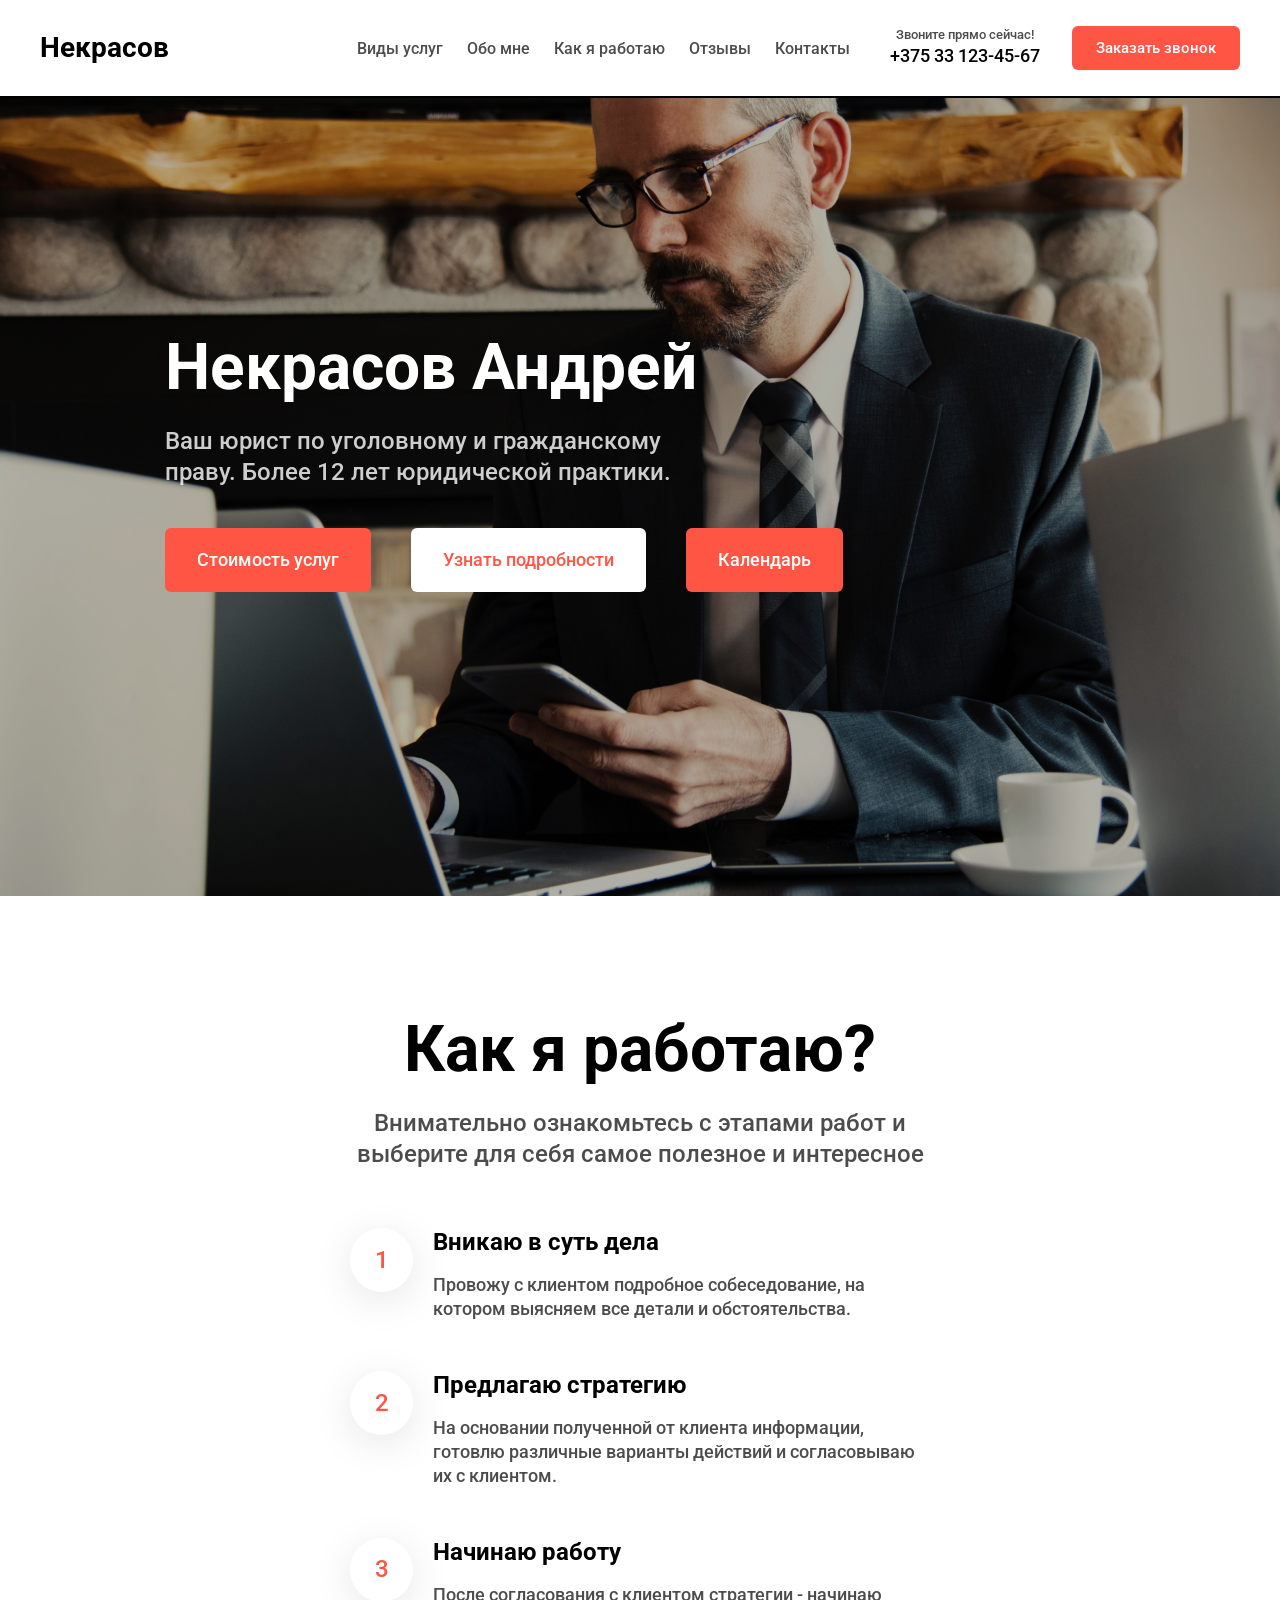
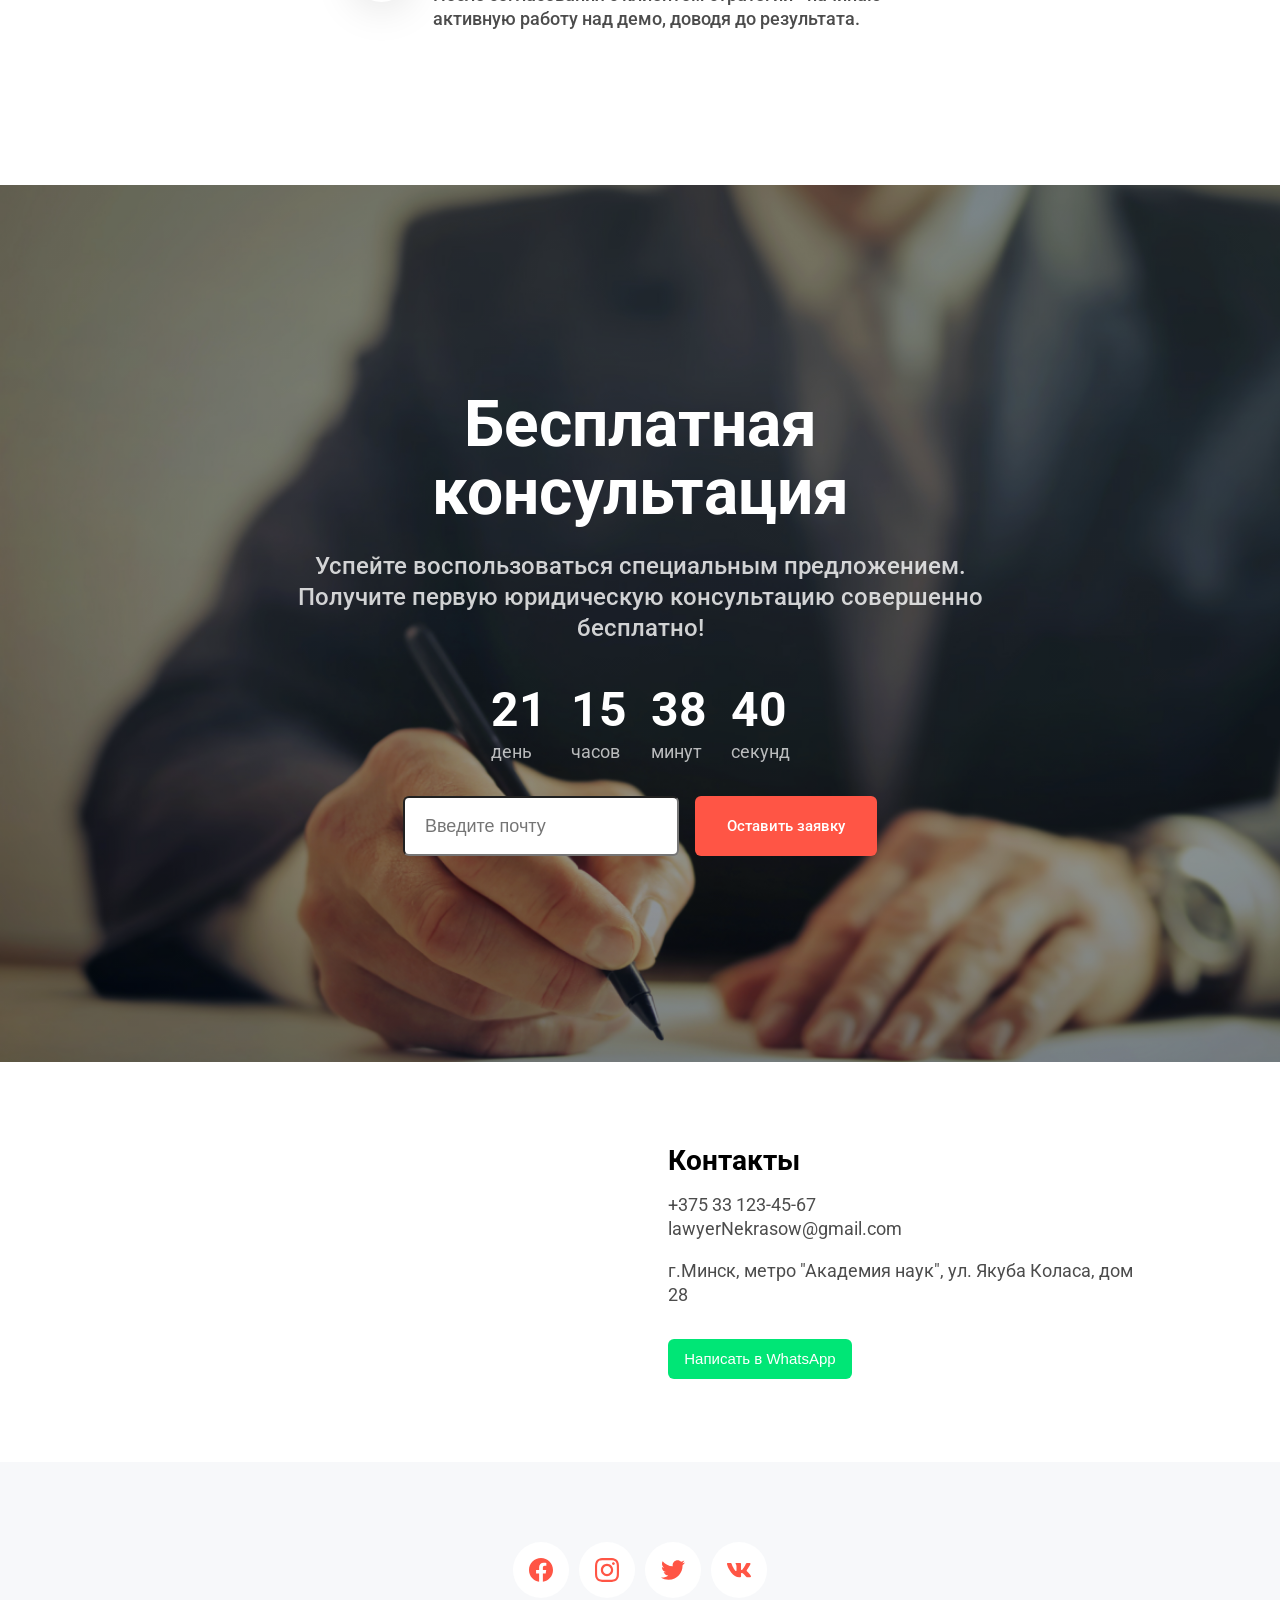
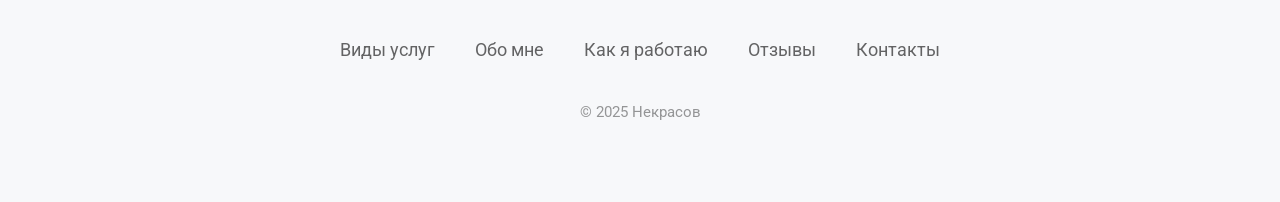
<file: index.html>
<!DOCTYPE html>
<html lang="en">

<head>
    <meta charset="UTF-8">
    <meta name="viewport" content="width=device-width, initial-scale=1.0">
    <link rel="stylesheet" href="style3.css">
    <script src="https://api-maps.yandex.ru/2.1/?lang=ru_RU" type="text/javascript"></script>
    <script src="scripts/map.js" type="text/javascript"></script>
   
    <title>Сайт юриста</title>
</head>

<body onload="loadMap()">


    <header>
        <input type="checkbox" id="menu-toggle" class="toggle_check">
        <label class="toggle" for="menu-toggle">☰</label>
        <a href="#" class="name">Некрасов</a>

        <div class="navigation">

            <ul class="nav">
                <li><a href="services.html">Виды услуг</a></li>
                <li><a href="about.html">Обо мне</a></li>
                <li><a href="work.html">Как я работаю</a></li>
                <li><a href="reviews.html">Отзывы</a></li>
                <li><a href="contact.html">Контакты</a></li>
            </ul>
            <div class="calling">
                <div class="callrightnow">
                    <p class="tx">Звоните прямо сейчас!</p>
                    <p class="phonenumber">+375 33 123-45-67</p>
                </div>


                <a href="#order_call" class="button">Заказать звонок</a>

            </div>
    </header>

    <section id="head" class="mihelcon">
        <div class="order">
            <div class="order_text">
                <p class="mihelcon_sergey">Некрасов Андрей</p>
                <p class="mihelcon_text">Ваш юрист по уголовному и гражданскому праву. Более 12 лет юридической
                    практики.
                </p>
            </div>

            <div class="button_order">
                <a href="services.html#cost" class="cost_of_price">Стоимость услуг</a>
                <a href="services.html#about" class="details_service">Узнать подробности</a>
           <a href="calendar.html" class="cost_of_price">Календарь</a>
            </div>

        </div>
    </section>


    <section id="work" class="how">
        <section id="my_work" class="work">
            <div class="tips">
                <div class="how_work">
                    <h2>Как я работаю?</h2>
                    <p>Внимательно ознакомьтесь с этапами работ и выберите для себя самое полезное и интересное</p>
                </div>


                <div class="steps">

                    <div class="step">

                        <div class="number_tip">1</div>
                        <div class="text">
                            <h3>Вникаю в суть дела</h3>
                            <p>Провожу с клиентом подробное собеседование, на котором выясняем все детали и
                                обстоятельства.</p>
                        </div>
                    </div>

                    <div class="step">

                        <div class="number_tip">2</div>
                        <div class="text">
                            <h3>Предлагаю стратегию</h3>
                            <p>На основании полученной от клиента информации, готовлю различные варианты действий и
                                согласовываю их с клиентом.</p>
                        </div>
                    </div>

                    <div class="step">
                        <div class="number_tip">3</div>
                        <div class="text">
                            <h3>Начинаю работу</h3>
                            <p>После согласования с клиентом стратегии - начинаю активную работу над демо, доводя до
                                результата.</p>
                        </div>
                    </div>
                </div>

            </div>
        </section>
    </section>


    <section class="consultation">

        <div class="text_consult">
            <h2>Бесплатная консультация</h2>
            <p>Успейте воспользоваться специальным предложением. Получите первую юридическую консультацию совершенно
                бесплатно!</p>
        </div>
        <div class="date_form">
            <div class="date">
                <div class="num_clock">
                    <h1>21</h1>
                    <p>день</p>
                </div>
                <div class="num_clock">
                    <h1>15</h1>
                    <p>часов</p>
                </div>
                <div class="num_clock">
                    <h1>38</h1>
                    <p>минут</p>
                </div>
                <div class="num_clock">
                    <h1>40</h1>
                    <p>секунд</p>
                </div>
            </div>
            <div class="form1">

                <input class="form1_in" type="email" placeholder="Введите почту"></input>
                <button class="button_form">Оставить заявку</button>

            </div>
        </div>

    </section>

    <section id="contact" class="contacts">

        <div id="map" class="map"></div>


        <div class="info_contacts">
            <div class="about_contacts">
                <p>Контакты</p>
                <div class="cont">
                    <p>+375 33 123-45-67</p>
                    <p>lawyerNekrasow@gmail.com</p>
                    <br>
                    <p>г.Минск, метро "Академия наук", ул. Якуба Коласа, дом 28</p>
                </div>
            </div>

            <button class="WhatsApp_but">Написать в WhatsApp</button>
        </div>
        <button class="WhatsApp_but2">Написать в WhatsApp</button>
    </section>


    <footer id="foot">

        <div class="icons_media">

            <div class="circle"> <img class="icons" src="assets/svg/Facebook.svg" alt="Facebook"> </div>
            <div class="circle"><img class="icons" src="assets/svg/Instagram.svg" alt="Instagram"></div>
            <div class="circle"><img class="icons" src="assets/svg/Twitter.svg" alt="Twitter"> </div>
            <div class="circle"><img class="icons" src="assets/svg/VK.svg" alt="VK"> </div>

        </div>

        <div class="navig_foot">
            <a href="services.html">Виды услуг</a>
            <a href="about.html">Обо мне</a>
            <a href="work.html">Как я работаю</a>
            <a href="reviews.html">Отзывы</a>
            <a href="contact.html">Контакты</a>
        </div>
        <div class="copyright">
            <p>© 2025 Некрасов</p>
        </div>


    </footer>
</body>

</html>
</file>
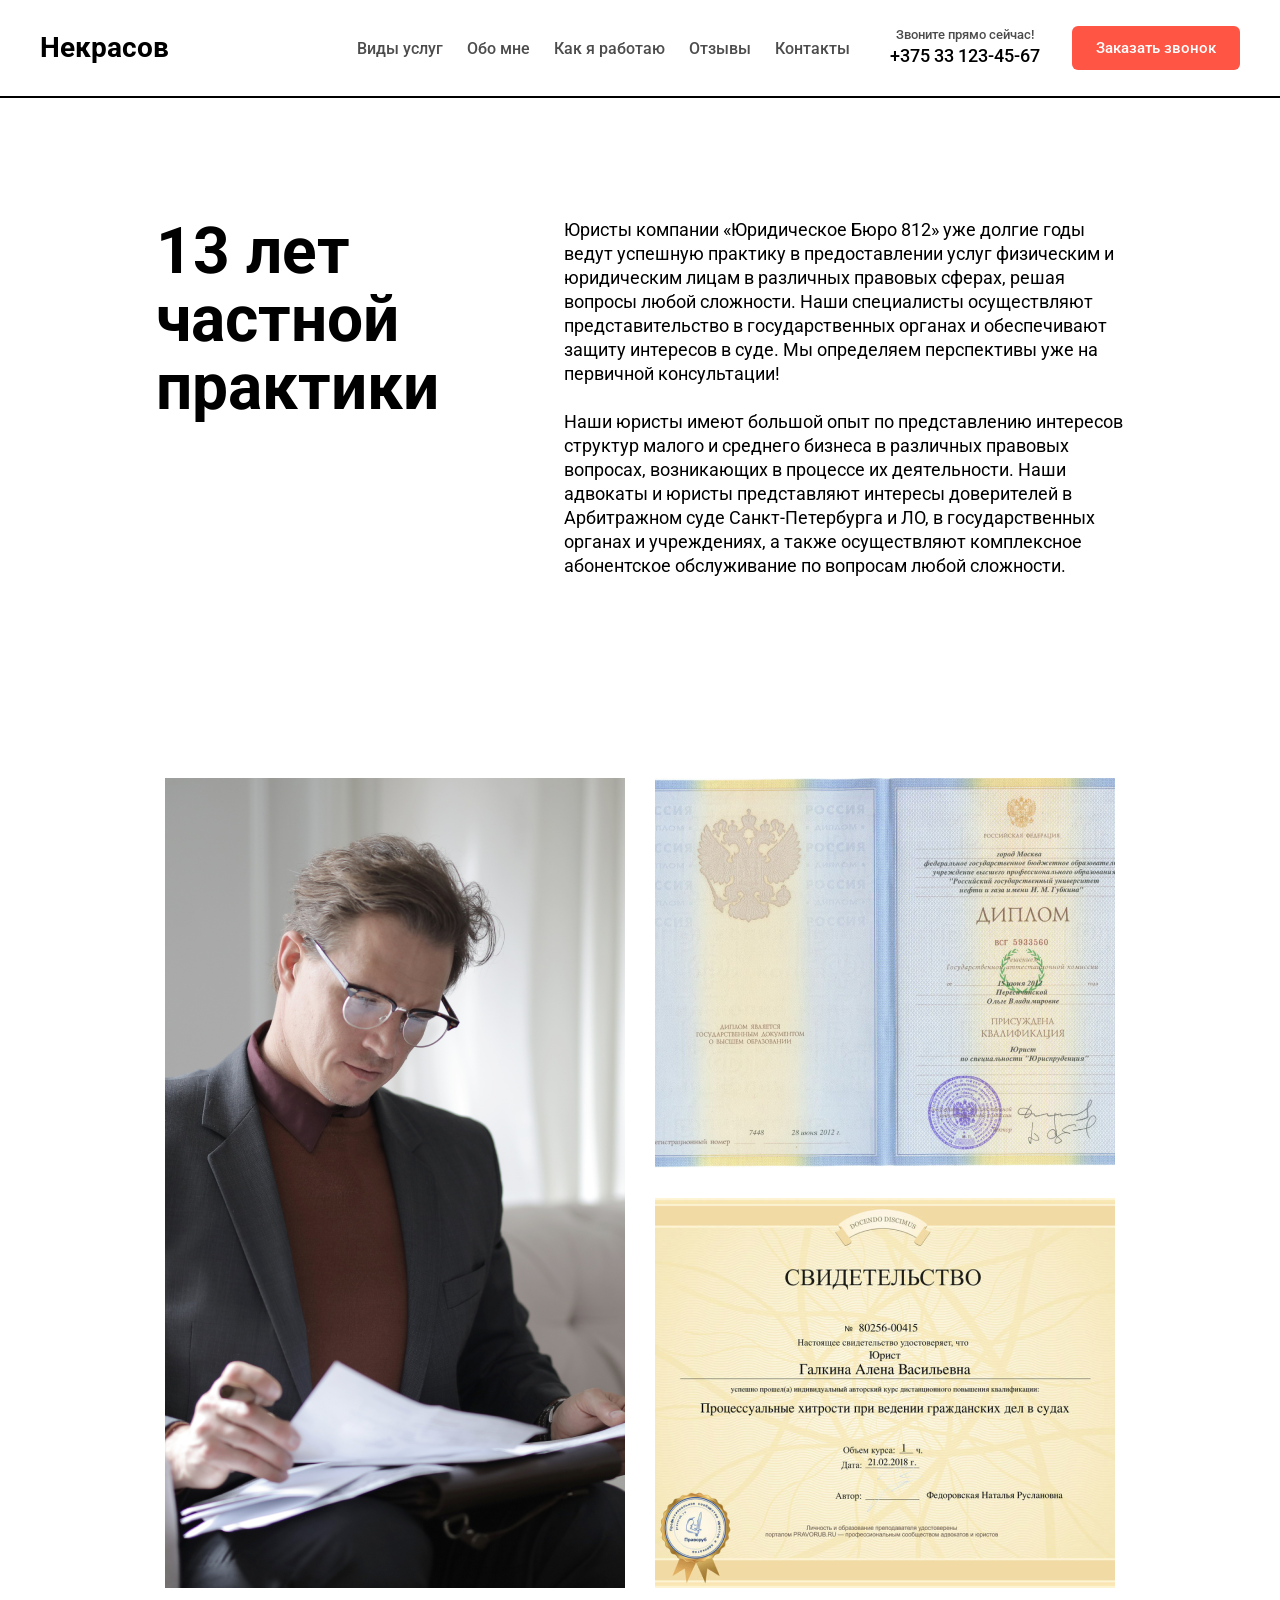
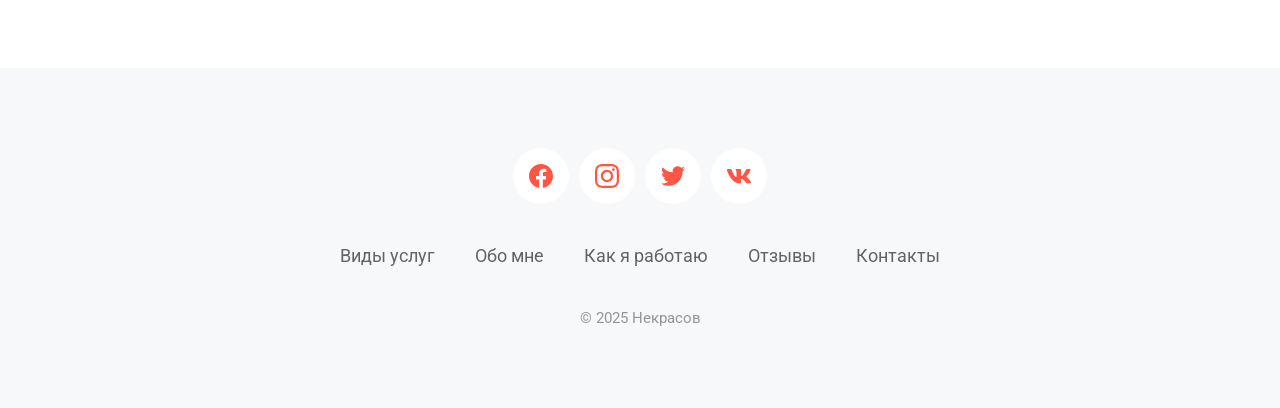
<file: about.html>
<!DOCTYPE html>
<html lang="en">

<head>
    <meta charset="UTF-8">
    <meta name="viewport" content="width=device-width, initial-scale=1.0">
    <link rel="stylesheet" href="style3.css">
    <title>О юристе</title>
</head>

<body>

    <header>
        <input type="checkbox" id="menu-toggle" class="toggle_check">
        <label class="toggle" for="menu-toggle">☰</label>
        <a href="index.html" class="name">Некрасов</a>

        <div class="navigation">

            <ul class="nav">
                <li><a href="services.html">Виды услуг</a></li>
                <li><a href="#">Обо мне</a></li>
                <li><a href="work.html">Как я работаю</a></li>
                <li><a href="reviews.html">Отзывы</a></li>


                <li><a href="contact.html">Контакты</a></li>
            </ul>
            <div class="calling">
                <div class="callrightnow">
                    <p class="tx">Звоните прямо сейчас!</p>
                    <p class="phonenumber">+375 33 123-45-67</p>
                </div>


                <a href="#order_call" class="button">Заказать звонок</a>

            </div>
    </header>

    <section id="about" class="practice">

        <div>
            <h2>13 лет частной практики</h2>
        </div>
        <p> Юристы компании «Юридическое Бюро 812» уже долгие годы ведут успешную практику в
            предоставлении услуг физическим и юридическим лицам в различных правовых сферах, решая вопросы любой
            сложности. Наши специалисты осуществляют представительство в государственных органах и обеспечивают
            защиту интересов в суде. Мы определяем перспективы уже на первичной консультации!<br> <br> Наши юристы
            имеют большой опыт по представлению интересов структур малого и среднего бизнеса в различных правовых
            вопросах, возникающих в процессе их деятельности. Наши адвокаты и юристы представляют интересы
            доверителей в Арбитражном суде Санкт-Петербурга и ЛО, в государственных органах и учреждениях, а также
            осуществляют комплексное абонентское обслуживание по вопросам любой сложности.</p>


    </section>

    <section class="grants">
        <div class="fphoto"> </div>
        <div class="certificate">
            <div class="sphoto"></div>
            <div class="tphoto"></div>
        </div>

    </section>

    <footer id="foot">

        <div class="icons_media">

            <div class="circle"> <img class="icons" src="assets/svg/Facebook.svg" alt="Facebook"> </div>
            <div class="circle"><img class="icons" src="assets/svg/Instagram.svg" alt="Instagram"></div>
            <div class="circle"><img class="icons" src="assets/svg/Twitter.svg" alt="Twitter"> </div>
            <div class="circle"><img class="icons" src="assets/svg/VK.svg" alt="VK"> </div>

        </div>

        <div class="navig_foot">
            <a href="services.html">Виды услуг</a>
            <a href="#">Обо мне</a>
            <a href="work.html">Как я работаю</a>
            <a href="reviews.html">Отзывы</a>
            <a href="contact.html">Контакты</a>
        </div>
        <div class="copyright">
            <p>© 2025 Некрасов</p>
        </div>


    </footer>
</body>

</html>
</file>
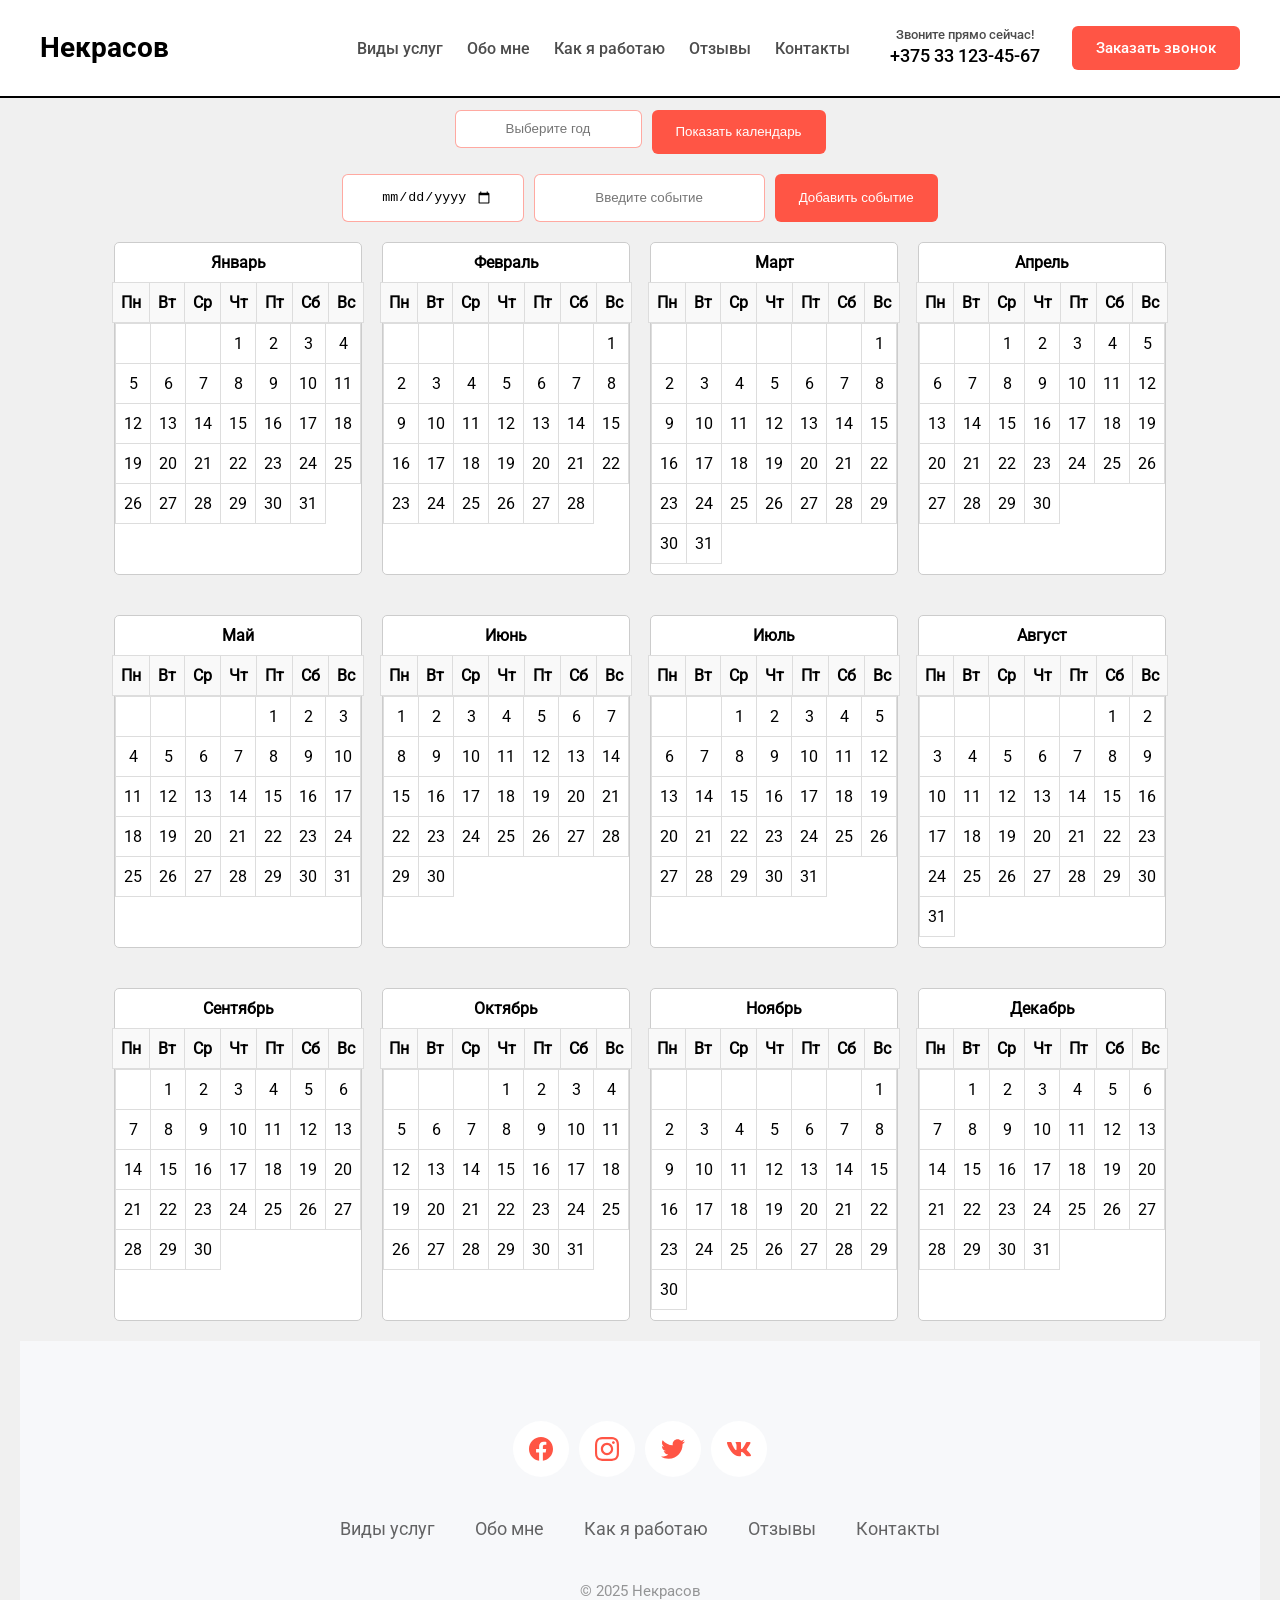
<file: calendar.html>
<!DOCTYPE html>
<html lang="en">

<head>
    <meta charset="UTF-8">
    <meta name="viewport" content="width=device-width, initial-scale=1.0">
    <link rel="stylesheet" href="style3.css">
    <link rel="stylesheet" href="stylescalendar.css">
    <title>Интерактивный Календарь</title>
</head>

<body>

    <header>
        <input type="checkbox" id="menu-toggle" class="toggle_check">
        <label class="toggle" for="menu-toggle">☰</label>
        <a href="index.html" class="name">Некрасов</a>
        <div class="navigation">
            <ul class="nav">
                <li><a href="services.html">Виды услуг</a></li>
                <li><a href="about.html">Обо мне</a></li>
                <li><a href="work.html">Как я работаю</a></li>
                <li><a href="reviews.html">Отзывы</a></li>
                <li><a href="contact.html">Контакты</a></li>
            </ul>
            <div class="calling">
                <div class="callrightnow">
                    <p class="tx">Звоните прямо сейчас!</p>
                    <p class="phonenumber">+375 33 123-45-67</p>
                </div>
                <a href="#order_call" class="button">Заказать звонок</a>
            </div>
        </div>
    </header>

    <section>
        <div class="show">
        <!-- <input type="number" min="1" max="2999" id="yearInput" placeholder="Введите год" value="" /> -->
        <!-- <select id="yearInput"  >
            <script>
                for (let year = 1; year <= 2999; year++) {
                    document.write(`<option value="${year}">${year}</option>`);
                }
            </script>
        </select> -->
            <div class="drop"> <input type="text" id="yearInput" placeholder="Выберите год" readonly onclick="toggleDropdown()" />
                <div id="yearDropdown" class="dropdown" style="display: none;">
                    <ul>
                        <script>
                                for (let year = 1000; year <= 2999; year++) {
                                    document.write(`<li onclick="setYear(${year})">${year}</li>`);
                                }
                        </script>
                    </ul>
                </div>
            </div>
            <button onclick="generateCalendar()">Показать календарь</button>
        </div>
        <div class="event-input">
            <input type="date" id="dateInput" />
            <input type="text" id="eventInput" placeholder="Введите событие" />
            <button onclick="addEvent()">Добавить событие</button>
        </div>
        <div id="modal" class="modal">
            <div class="modal-content">
               
                <p id="modal-event-text"></p>
            </div>
        </div>
        <div class="calendar" id="calendar"></div>
    </section>

    <footer id="foot">
        <div class="icons_media">
            <div class="circle"><img class="icons" src="assets/svg/Facebook.svg" alt="Facebook"></div>
            <div class="circle"><img class="icons" src="assets/svg/Instagram.svg" alt="Instagram"></div>
            <div class="circle"><img class="icons" src="assets/svg/Twitter.svg" alt="Twitter"></div>
            <div class="circle"><img class="icons" src="assets/svg/VK.svg" alt="VK"></div>
        </div>
        <div class="navig_foot">
            <a href="services.html">Виды услуг</a>
            <a href="#">Обо мне</a>
            <a href="work.html">Как я работаю</a>
            <a href="reviews.html">Отзывы</a>
            <a href="contact.html">Контакты</a>
        </div>
        <div class="copyright">
            <p>© 2025 Некрасов</p>
        </div>
    </footer>

    <script src="scripts/calendar.js"></script>
</body>

</html>
</file>
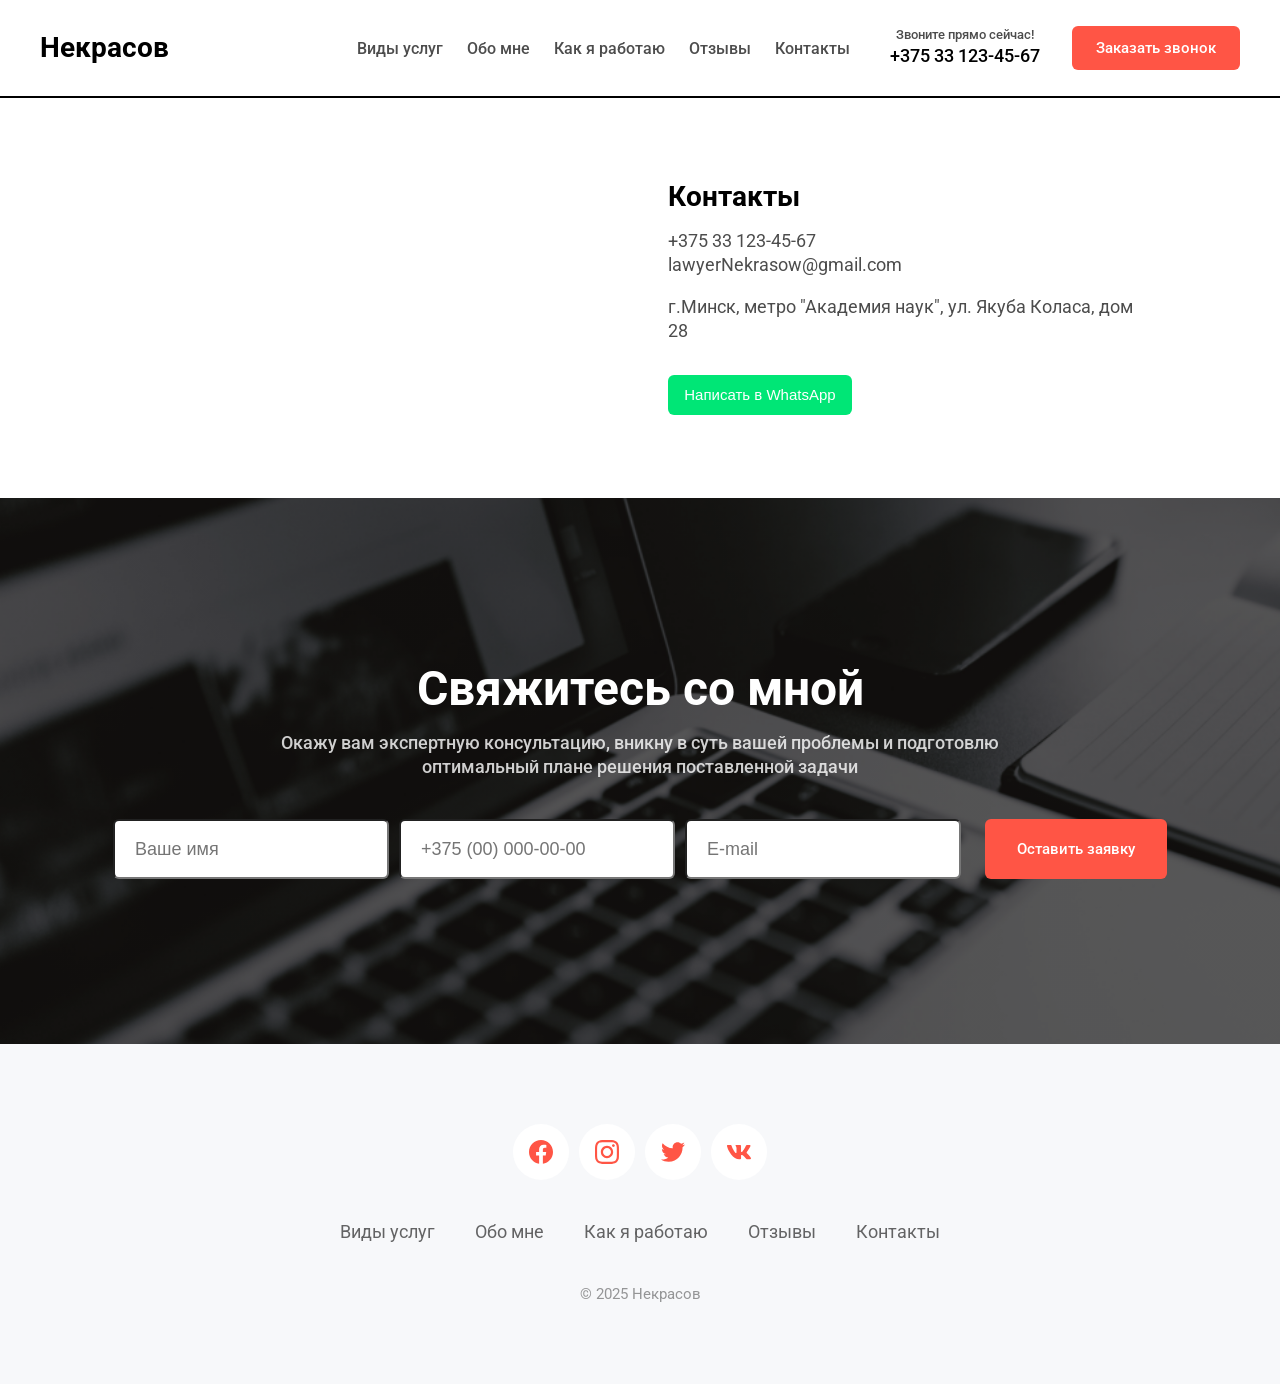
<file: contact.html>
<!DOCTYPE html>
<html lang="en">

<head>
    <meta charset="UTF-8">
    <meta name="viewport" content="width=device-width, initial-scale=1.0">
    <link rel="stylesheet" href="style3.css">
    <link rel="stylesheet" href="style2.css">
    <script src="https://api-maps.yandex.ru/2.1/?lang=ru_RU" type="text/javascript"></script>
    <script src="scripts/map.js" type="text/javascript"></script>
    <title>Контакты</title>
</head>

<body onload="loadMap()"> 


    <header>
        <input type="checkbox" id="menu-toggle" class="toggle_check">
        <label class="toggle" for="menu-toggle">☰</label>
        <a href="index.html" class="name">Некрасов</a>

        <div class="navigation">

            <ul class="nav">
                <li><a href="services.html">Виды услуг</a></li>
                <li><a href="about.html">Обо мне</a></li>
                <li><a href="work.html">Как я работаю</a></li>
                <li><a href="reviews.html">Отзывы</a></li>
                <li><a href="#">Контакты</a></li>
            </ul>
            <div class="calling">
                <div class="callrightnow">
                    <p class="tx">Звоните прямо сейчас!</p>
                    <p class="phonenumber">+375 33 123-45-67</p>
                </div>


                <a href="contact.html#order_call" class="button">Заказать звонок</a>

            </div>
    </header>

    <section id="contact" class="contacts">
        <div id="map" class="map"></div>



        <div class="info_contacts">
            <div class="about_contacts">
                <p>Контакты</p>
                <div class="cont">
                    <p>+375 33 123-45-67</p>
                    <p>lawyerNekrasow@gmail.com</p>
                    <br>
                    <p>г.Минск, метро "Академия наук", ул. Якуба Коласа, дом 28</p>
                </div>
            </div>

            <button class="WhatsApp_but">Написать в WhatsApp</button>
        </div>
        <button class="WhatsApp_but2">Написать в WhatsApp</button>
    </section>


    <section id="order_call" class="bind_with_me">
        <!-- <img class="photo_comp" src="assets/images/computer.png" alt="" computer /> -->
        <div class="description">
            <h2>Свяжитесь со мной</h2>
            <p class="effort">Окажу вам экспертную консультацию, вникну в суть вашей проблемы и подготовлю
                оптимальный плане решения поставленной задачи</p>
        </div>

        <form class="form" method="post">
            <div class="input">
                <input placeholder="Ваше имя" maxlength="40" required></input>
                <input type="tel" class="number" title="Введите в формате: +375 (00) 000-00-00"
                    placeholder="+375 (00) 000-00-00"
                    pattern="(\+375 \(\d{2}\) \d{3}-\d{2}-\d{2}|8 \(\d{2}\) \d{3}-\d{2}-\d{2})" required></input>
                <input class="email" placeholder="E-mail" pattern=".+@gmail\.com|.+@mail\.ru"
                    title="Введите в формате: xxx@gmail.com, xxx@mail.ru" required></input>
            </div>

            <button type="submit" class="button_form">Оставить заявку</button>
        </form>
    </section>





    <footer id="foot">

        <div class="icons_media">

            <div class="circle"> <img class="icons" src="assets/svg/Facebook.svg" alt="Facebook"> </div>
            <div class="circle"><img class="icons" src="assets/svg/Instagram.svg" alt="Instagram"></div>
            <div class="circle"><img class="icons" src="assets/svg/Twitter.svg" alt="Twitter"> </div>
            <div class="circle"><img class="icons" src="assets/svg/VK.svg" alt="VK"> </div>

        </div>

        <div class="navig_foot">
            <a href="services.html">Виды услуг</a>
            <a href="about.html">Обо мне</a>
            <a href="work.html">Как я работаю</a>
            <a href="reviews.html">Отзывы</a>
            <a href="#">Контакты</a>
        </div>
        <div class="copyright">
            <p>© 2025 Некрасов</p>
        </div>


    </footer>
</body>

</html>
</file>
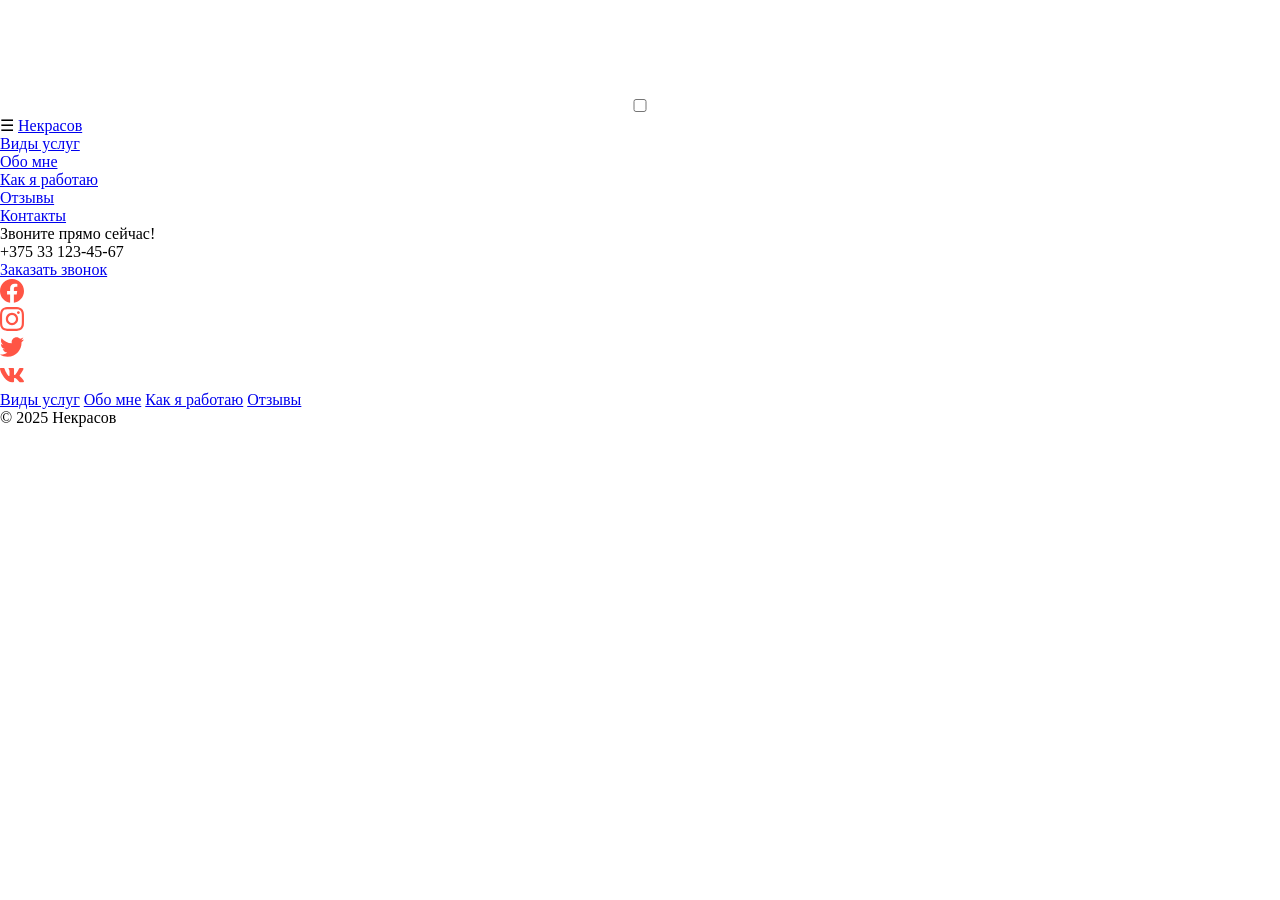
<file: page2.html>
<!DOCTYPE html>
<html lang="en">

<head>
    <meta charset="UTF-8">
    <meta name="viewport" content="width=device-width, initial-scale=1.0">
    <link rel="stylesheet" href="style2.css">
    <title>Cтоимость услуг</title>
</head>

<body>

    <header>
        <input type="checkbox" id="menu-toggle" class="toggle_check">
        <label class="toggle" for="menu-toggle">☰</label>
        <a href="index.html" class="name">Некрасов</a>

        <div class="navigation">

            <ul class="nav">
                <li><a href="services.html">Виды услуг</a></li>
                <li><a href="about.html">Обо мне</a></li>
                <li><a href="work.html">Как я работаю</a></li>
                <li><a href="reviews.html">Отзывы</a></li>
                <li><a href="contact.html">Контакты</a></li>
            </ul>
            <div class="calling">
                <div class="callrightnow">
                    <p class="tx">Звоните прямо сейчас!</p>
                    <p class="phonenumber">+375 33 123-45-67</p>
                </div>


                <a href="contact.html#order_call" class="button">Заказать звонок</a>

            </div>
    </header>













    <footer>

        <div class="icons_media">

            <div class="circle"> <img class="icons" src="assets/svg/Facebook.svg" alt="Facebook"> </div>
            <div class="circle"><img class="icons" src="assets/svg/Instagram.svg" alt="Instagram"></div>
            <div class="circle"><img class="icons" src="assets/svg/Twitter.svg" alt="Twitter"> </div>
            <div class="circle"><img class="icons" src="assets/svg/VK.svg" alt="VK"> </div>

        </div>

        <div class="navig_foot">
            <a href="services.html">Виды услуг</a>
            <a href="about.html">Обо мне</a>
            <a href="work.html">Как я работаю</a>
            <a href="reviews.html">Отзывы</a>
        </div>
        <div class="copyright">
            © 2025 Некрасов
        </div>


    </footer>
</body>

</html>
</file>
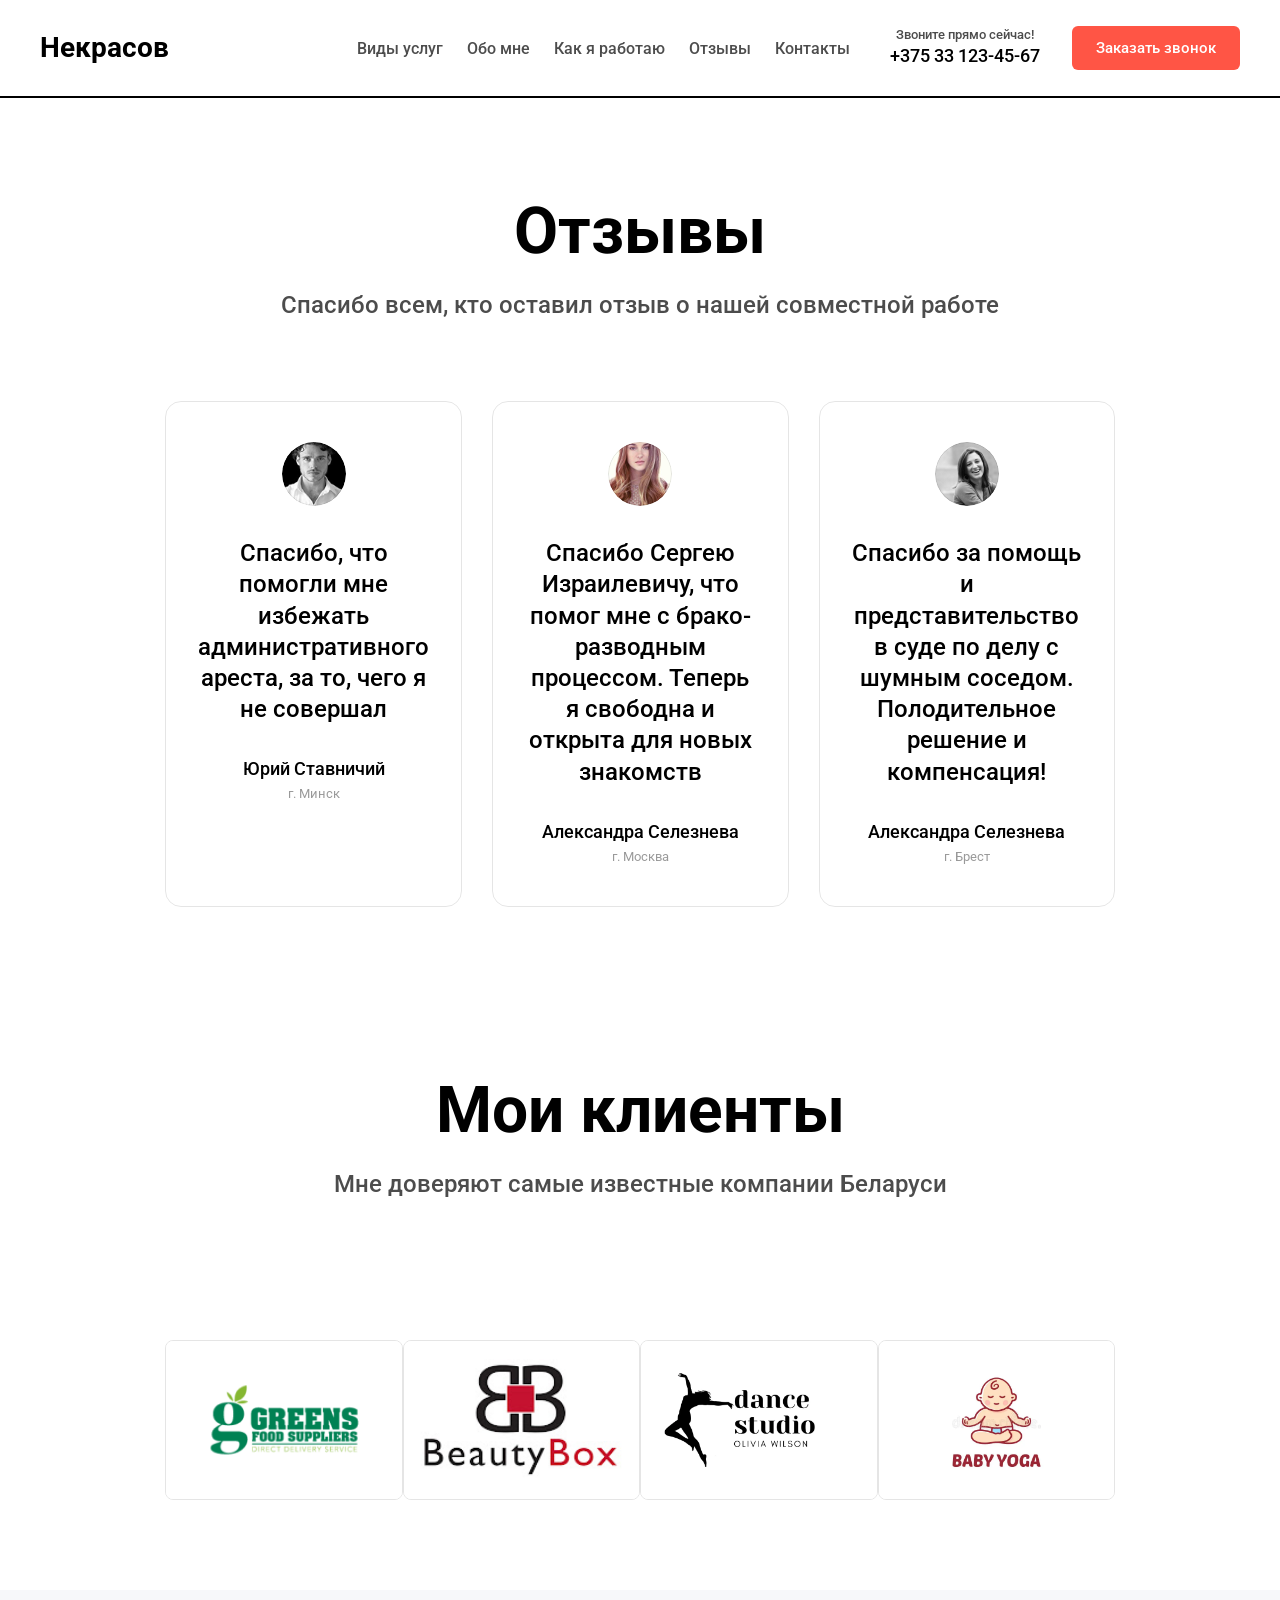
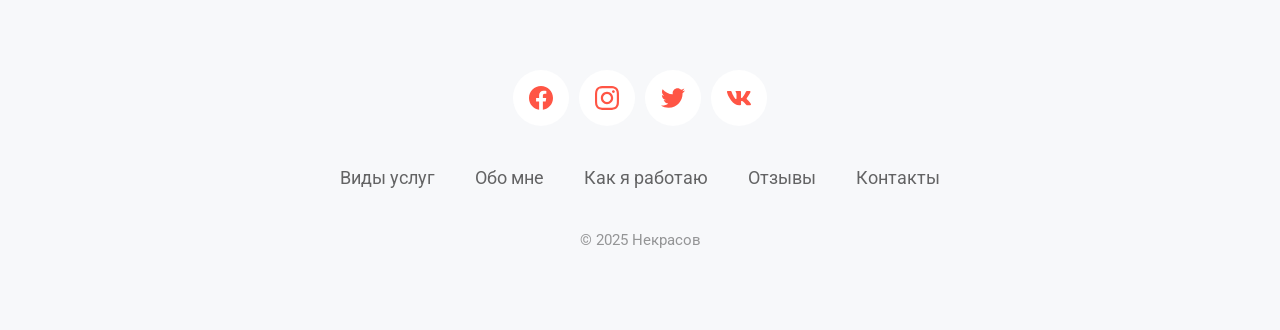
<file: reviews.html>
<!DOCTYPE html>
<html lang="en">

<head>
    <meta charset="UTF-8">
    <meta name="viewport" content="width=device-width, initial-scale=1.0">
    <link rel="stylesheet" href="style3.css">
    <title>Отзывы</title>
</head>

<body>


    <header>
        <input type="checkbox" id="menu-toggle" class="toggle_check">
        <label class="toggle" for="menu-toggle">☰</label>
        <a href="index.html" class="name">Некрасов</a>

        <div class="navigation">

            <ul class="nav">
                <li><a href="services.html">Виды услуг</a></li>
                <li><a href="about.html">Обо мне</a></li>
                <li><a href="work.html">Как я работаю</a></li>
                <li><a href="#">Отзывы</a></li>
                <li><a href="contact.html">Контакты</a></li>
            </ul>
            <div class="calling">
                <div class="callrightnow">
                    <p class="tx">Звоните прямо сейчас!</p>
                    <p class="phonenumber">+375 33 123-45-67</p>
                </div>


                <a href="contact.html#order_call" class="button">Заказать звонок</a>

            </div>
    </header>

    <section id="com" class="com">



        <div class="head_com">
            <h2>Отзывы</h2>
            <p>Спасибо всем, кто оставил отзыв о нашей совместной работе</p>
        </div>


        <div class="cards_com">

            <div class="card_com com1">
                <img src="assets/svg/1.svg">
                <p class="review"> Спасибо, что помогли мне избежать административного ареста, за то, чего я не
                    совершал</p>
                <div class="rewiew_from ">
                    <p class="fio">Юрий Ставничий</p>
                    <p class="city">г. Минск</p>
                </div>

            </div>
            <div class="card_com com2">

                <img src="assets/svg/2.svg">
                <p class="review"> Спасибо Сергею Израилевичу, что помог мне с брако-разводным процессом. Теперь
                    я свободна и открыта для новых знакомств</p>
                <div class="rewiew_from">
                    <p class="fio">Александра Селезнева</p>
                    <p class="city">г. Москва</p>
                </div>

            </div>
            <div class="card_com com3">

                <img src="assets/svg/3.svg">
                <p class="review"> Спасибо за помощь и представительство в суде по делу с шумным соседом.
                    Полодительное решение и компенсация!</p>
                <div class="rewiew_from">
                    <p class="fio">Александра Селезнева</p>
                    <p class="city">г. Брест</p>
                </div>

            </div>
        </div>

    </section>




    <section class="client">
        <div class="text_clients">
            <h2 class="clients_header">Мои клиенты</h2>
            <p>Мне доверяют самые известные компании
                Беларуси</p>
        </div>
        <div class="photo_clients">

            <img src="assets/images/foodsuppliers.png">
            <img src="assets/images/beautybox.png">
            <img src="assets/images/dance.png">
            <img src="assets/images/baby.png">

        </div>

    </section>


    <footer id="foot">

        <div class="icons_media">

            <div class="circle"> <img class="icons" src="assets/svg/Facebook.svg" alt="Facebook"> </div>
            <div class="circle"><img class="icons" src="assets/svg/Instagram.svg" alt="Instagram"></div>
            <div class="circle"><img class="icons" src="assets/svg/Twitter.svg" alt="Twitter"> </div>
            <div class="circle"><img class="icons" src="assets/svg/VK.svg" alt="VK"> </div>

        </div>

        <div class="navig_foot">
            <a href="services.html">Виды услуг</a>
            <a href="about.html">Обо мне</a>
            <a href="work.html">Как я работаю</a>
            <a href="#">Отзывы</a>
            <a href="contact.html">Контакты</a>
        </div>
        <div class="copyright">
            <p>© 2025 Некрасов</p>
        </div>


    </footer>
</body>

</html>
</file>
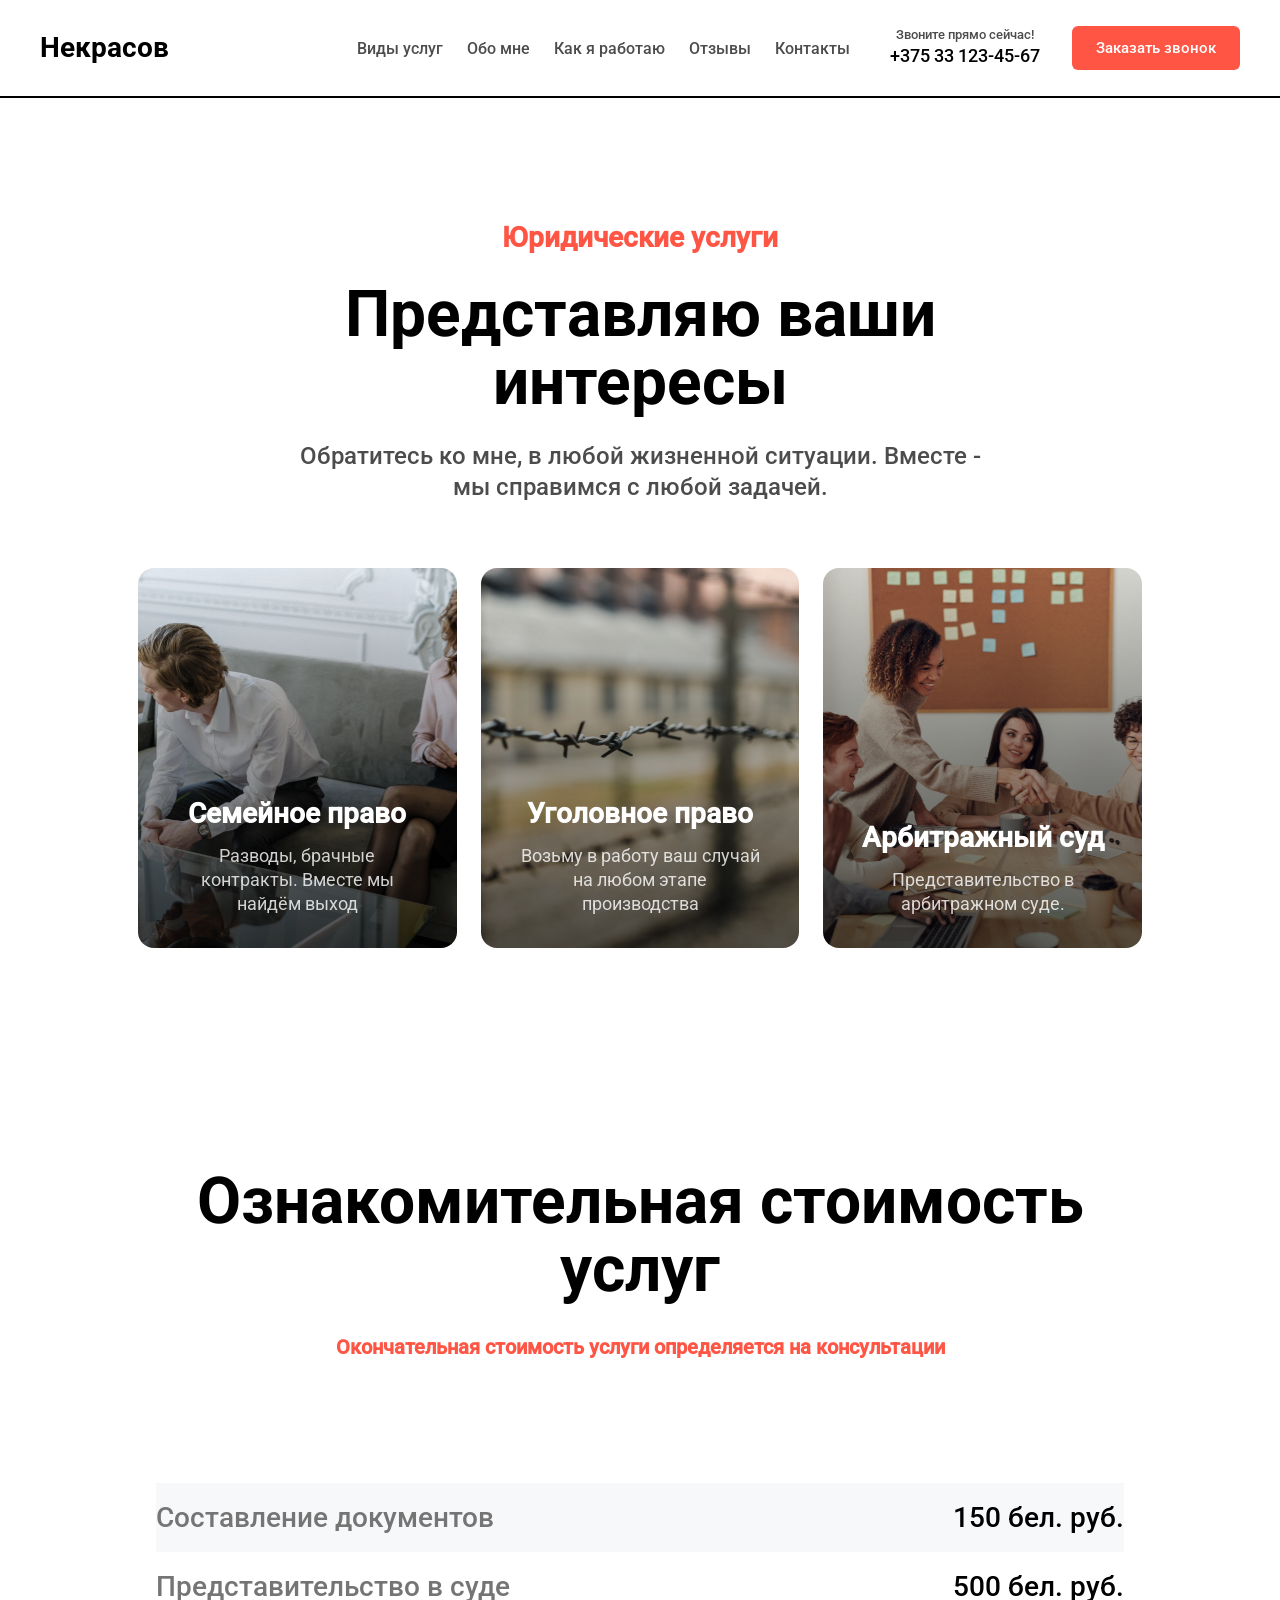
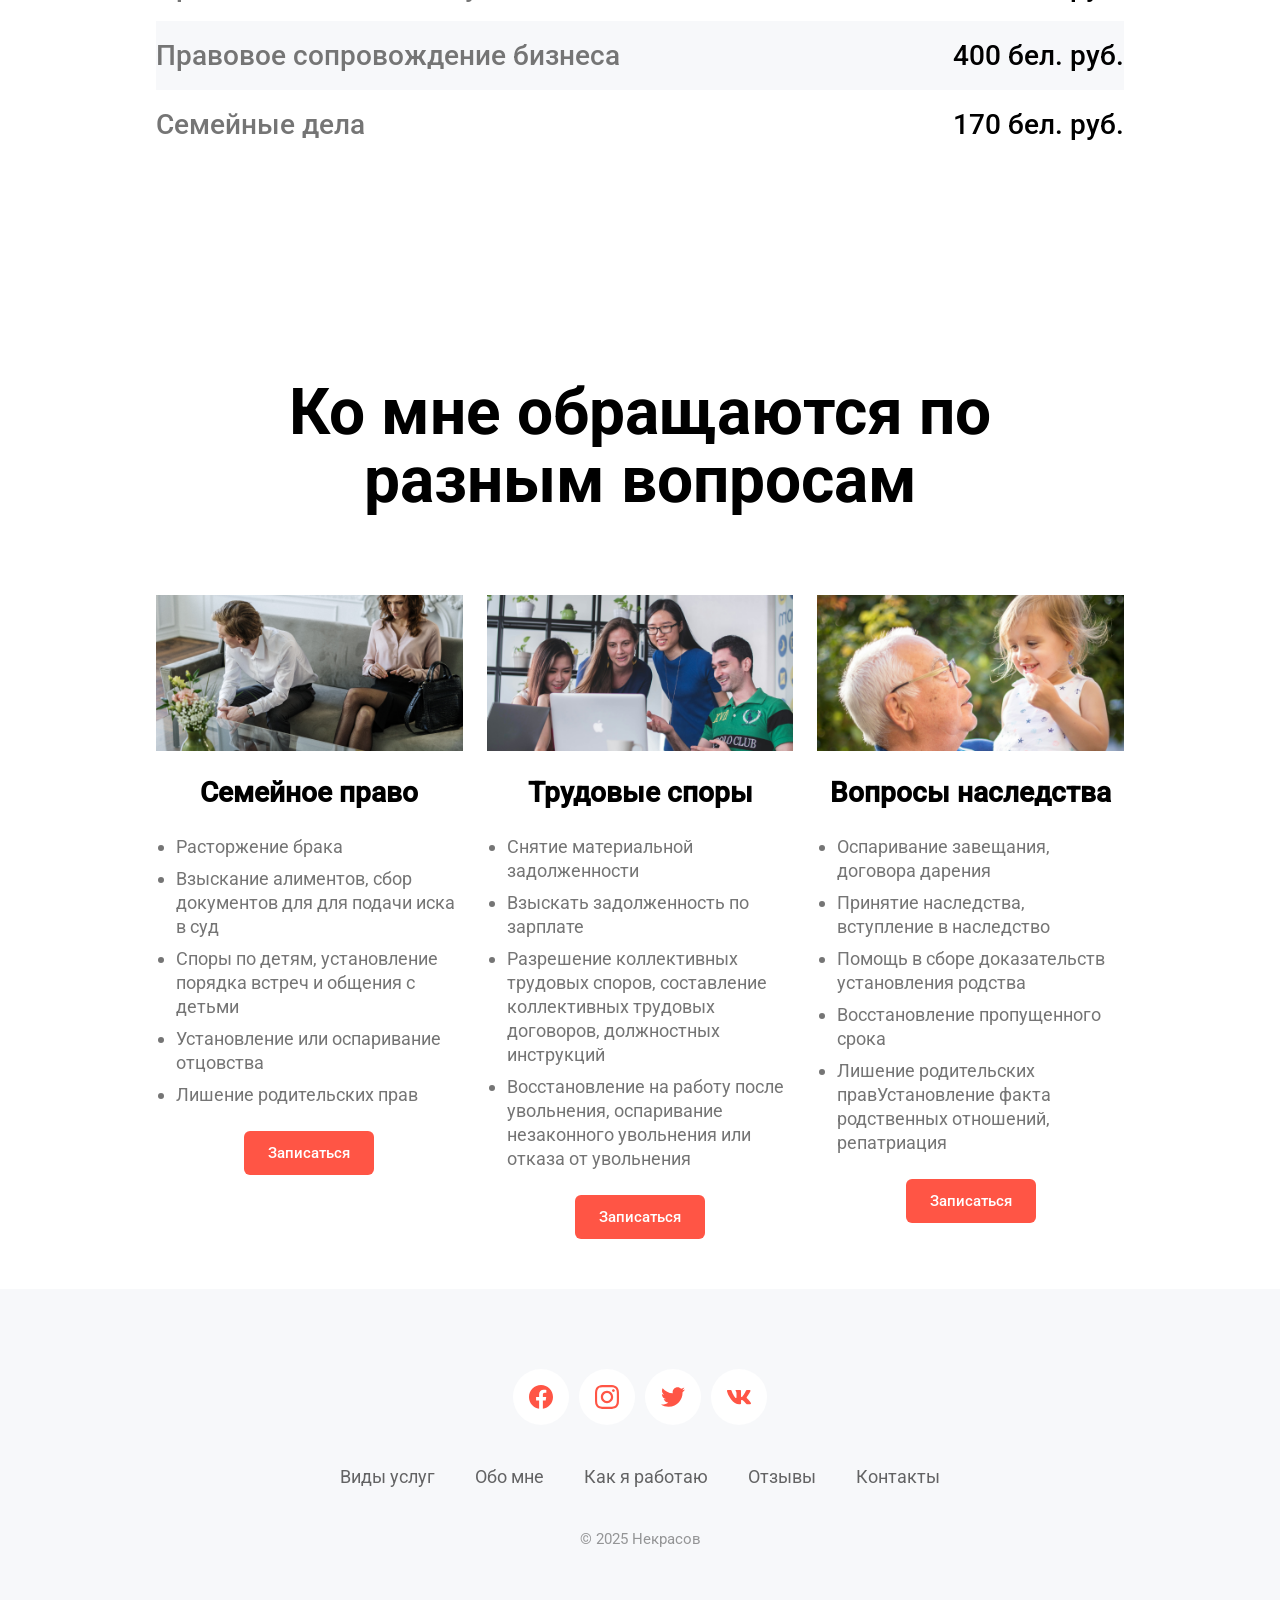
<file: services.html>
<!DOCTYPE html>
<html lang="en">

<head>
    <meta charset="UTF-8">
    <meta name="viewport" content="width=device-width, initial-scale=1.0">
    <link rel="stylesheet" href="style3.css">
    <link rel="stylesheet" href="style2.css">
    <title>Виды услуг</title>
</head>

<body>


    <header>
        <input type="checkbox" id="menu-toggle" class="toggle_check">
        <label class="toggle" for="menu-toggle">☰</label>
        <a href="index.html" class="name">Некрасов</a>

        <div class="navigation">

            <ul class="nav">
                <li><a href="#">Виды услуг</a></li>
                <li><a href="about.html">Обо мне</a></li>
                <li><a href="work.html">Как я работаю</a></li>
                <li><a href="reviews.html">Отзывы</a></li>
                <li><a href="index.html#contact">Контакты</a></li>
            </ul>
            <div class="calling">
                <div class="callrightnow">
                    <p class="tx">Звоните прямо сейчас!</p>
                    <p class="phonenumber">+375 33 123-45-67</p>
                </div>


                <a href="contact.html#order_call" class="button">Заказать звонок</a>

            </div>
    </header>


    <section id="leg" class="leg">


        <div class="help">
            <h4>Юридические услуги</h4>
            <h2>Представляю ваши интересы</h2>
            <p>Обратитесь ко мне, в любой жизненной ситуации. Вместе - мы справимся с любой задачей.</p>
        </div>

        <div class="services">
            <div class="box family">
                <!-- <img class="img" src="assets/images/family.png" alt="Семейное право"> -->

                <h5>Семейное право</h5>
                <p>Разводы, брачные контракты. Вместе мы найдём выход</p>

            </div>

            <div class="box criminal">
                <!-- <img class="img" src="assets/images/criminal.png" alt="Уголовное право"> -->

                <h5>Уголовное право</h5>
                <p>Возьму в работу ваш случай на любом этапе производства</p>
            </div>

            <div class="box court">
                <!-- <img class="img" src="assets/images/court.png" alt="Арбитражный суд"> -->

                <h5>Арбитражный суд</h5>
                <p>Представительство в арбитражном суде.</p>

            </div>

        </div>
    </section>


    

    <section id="cost" class="cost">


        <div class="end_price">
            <h4>Ознакомительная стоимость услуг</h4>
            <h2>Окончательная стоимость услуги определяется на консультации</h2>
        </div>

        <div class="price-list">
            <div class="service-item fill">
                <span class="service-name">Составление документов</span>
                <span class="service-price">150 бел. руб.</span>
            </div>
            <div class="service-item">
                <span class="service-name">Представительство в суде</span>
                <span class="service-price">500 бел. руб.</span>
            </div>
            <div class="service-item fill">
                <span class="service-name">Правовое сопровождение бизнеса</span>
                <span class="service-price">400 бел. руб.</span>
            </div>
            <div class="service-item">
                <span class="service-name">Семейные дела</span>
                <span class="service-price">170 бел. руб.</span>
            </div>
        </div>


    </section>

    <section id="kinds_of_service" class="record">


        <div class="quiz">
           
            <h2>Ко мне обращаются по разным вопросам</h2>
        </div>

        <div class="services">

            <div class="boxik">
                <img src="assets/images/raw.png" alt="raw">

                <h5>Семейное право</h5>

                <ul class="itm">
                    <li>Расторжение брака</li>
                    <li>Взыскание алиментов, сбор документов для для подачи иска в суд</li>
                    <li>Споры по детям, установление порядка встреч и общения с детьми</li>
                    <li>Установление или оспаривание отцовства</li>
                    <li>Лишение родительских прав</li>
                </ul>
                <button class="button">Записаться</button>

            </div>

            <div class="boxik">
                <img src="assets/images/debate.png" alt="debate">

                <h5>Трудовые споры</h5>
                <ul class="itm">
                    <li>Снятие материальной задолженности</li>
                    <li>Взыскать задолженность по зарплате</li>
                    <li>Разрешение коллективных трудовых споров, составление коллективных трудовых договоров,
                        должностных инструкций</li>
                    <li>Восстановление на работу после увольнения, оспаривание незаконного увольнения или отказа
                        от увольнения</li>
                </ul>
                <button class="button">Записаться</button>
            </div>


            <div class="boxik">
                <img src="assets/images/legacy.png" alt="legacy">

                <h5>Вопросы наследства</h5>
                <ul class="itm">
                    <li>Оспаривание завещания, договора дарения</li>
                    <li>Принятие наследства, вступление в наследство</li>
                    <li>Помощь в сборе доказательств установления родства</li>
                    <li>Восстановление пропущенного срока</li>
                    <li>Лишение родительских правУстановление факта родственных отношений, репатриация</li>
                </ul>
                <button class="button">Записаться</button>
            </div>



    </section>

    <footer id="foot">

        <div class="icons_media">

            <div class="circle"> <img class="icons" src="assets/svg/Facebook.svg" alt="Facebook"> </div>
            <div class="circle"><img class="icons" src="assets/svg/Instagram.svg" alt="Instagram"></div>
            <div class="circle"><img class="icons" src="assets/svg/Twitter.svg" alt="Twitter"> </div>
            <div class="circle"><img class="icons" src="assets/svg/VK.svg" alt="VK"> </div>

        </div>

        <div class="navig_foot">
          <a href="#">Виды услуг</a>
           <a href="about.html">Обо мне</a>
          <a href="work.html">Как я работаю</a>
          <a href="reviews.html">Отзывы</a>
            <a href="index.html#contact">Контакты</a>
        </div>
        <div class="copyright">
            <p>© 2025 Некрасов</p>
        </div>


    </footer>

</body>

</html>
</file>
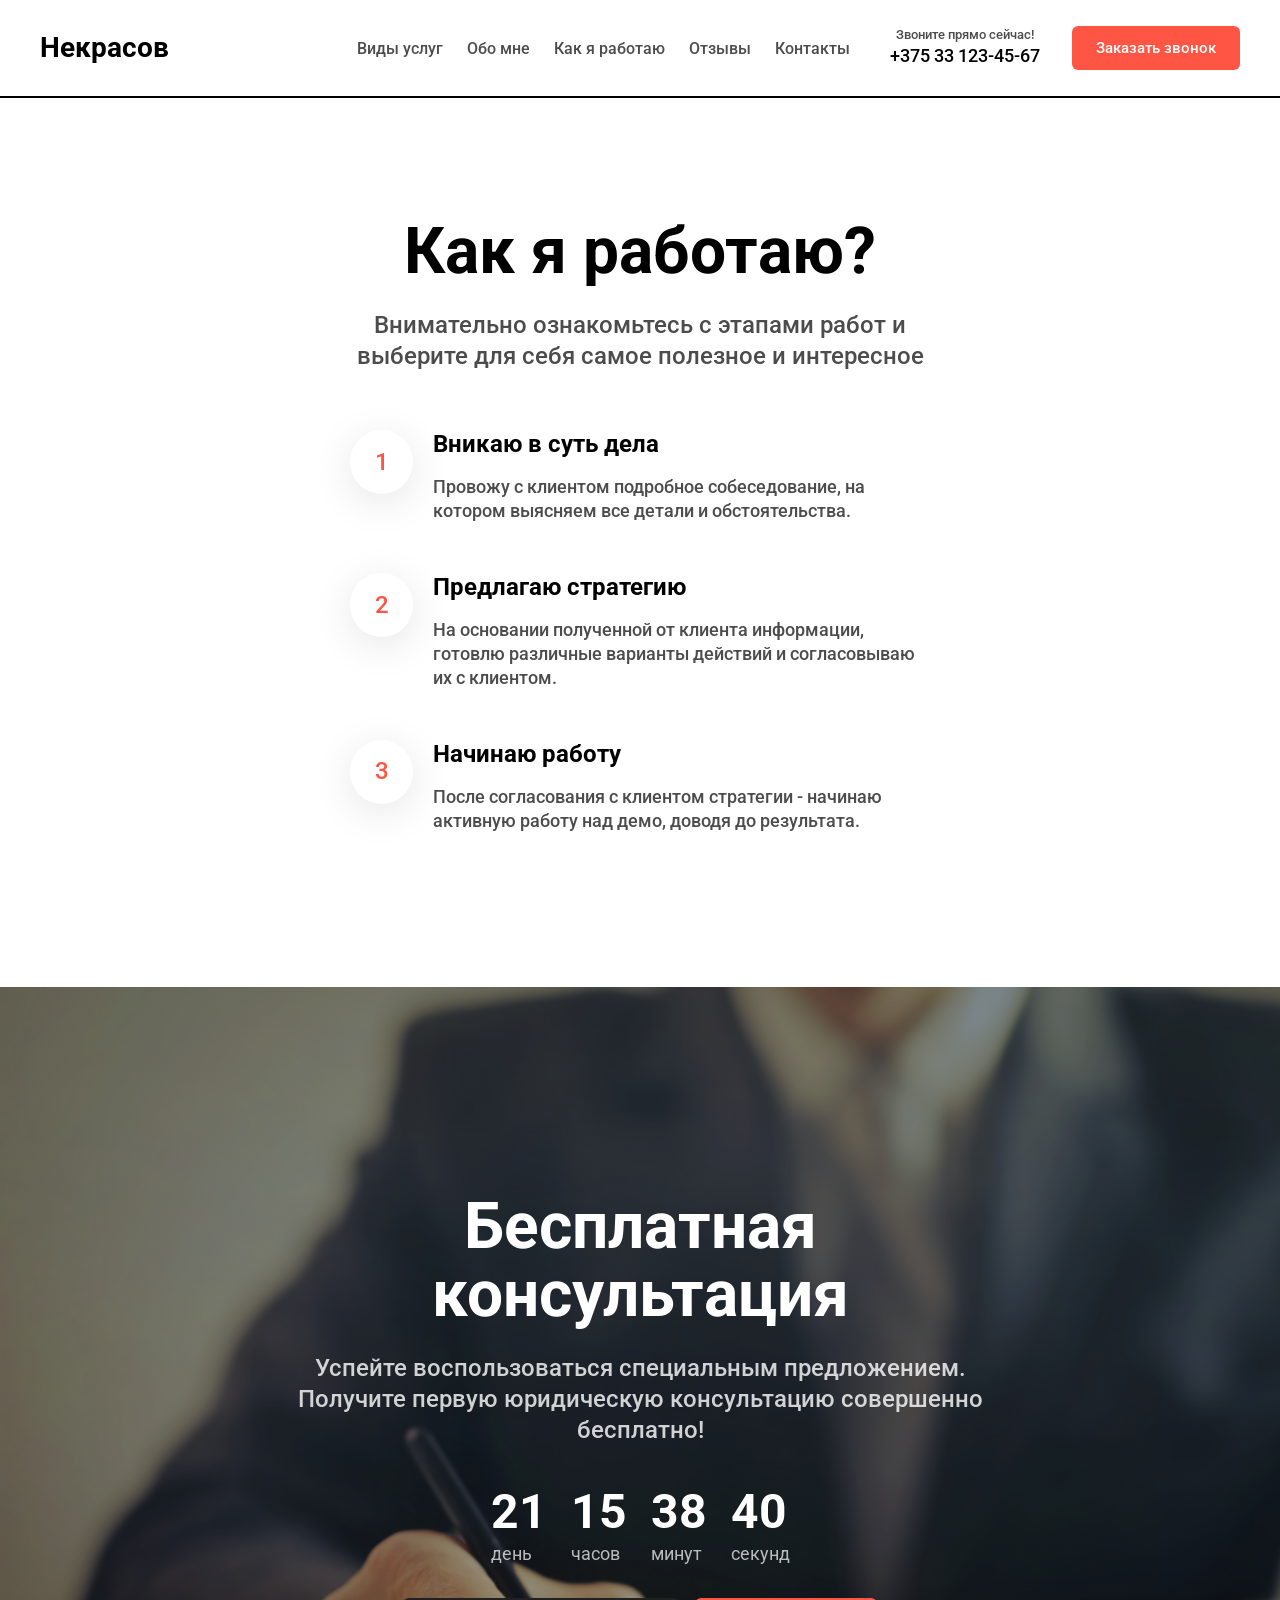
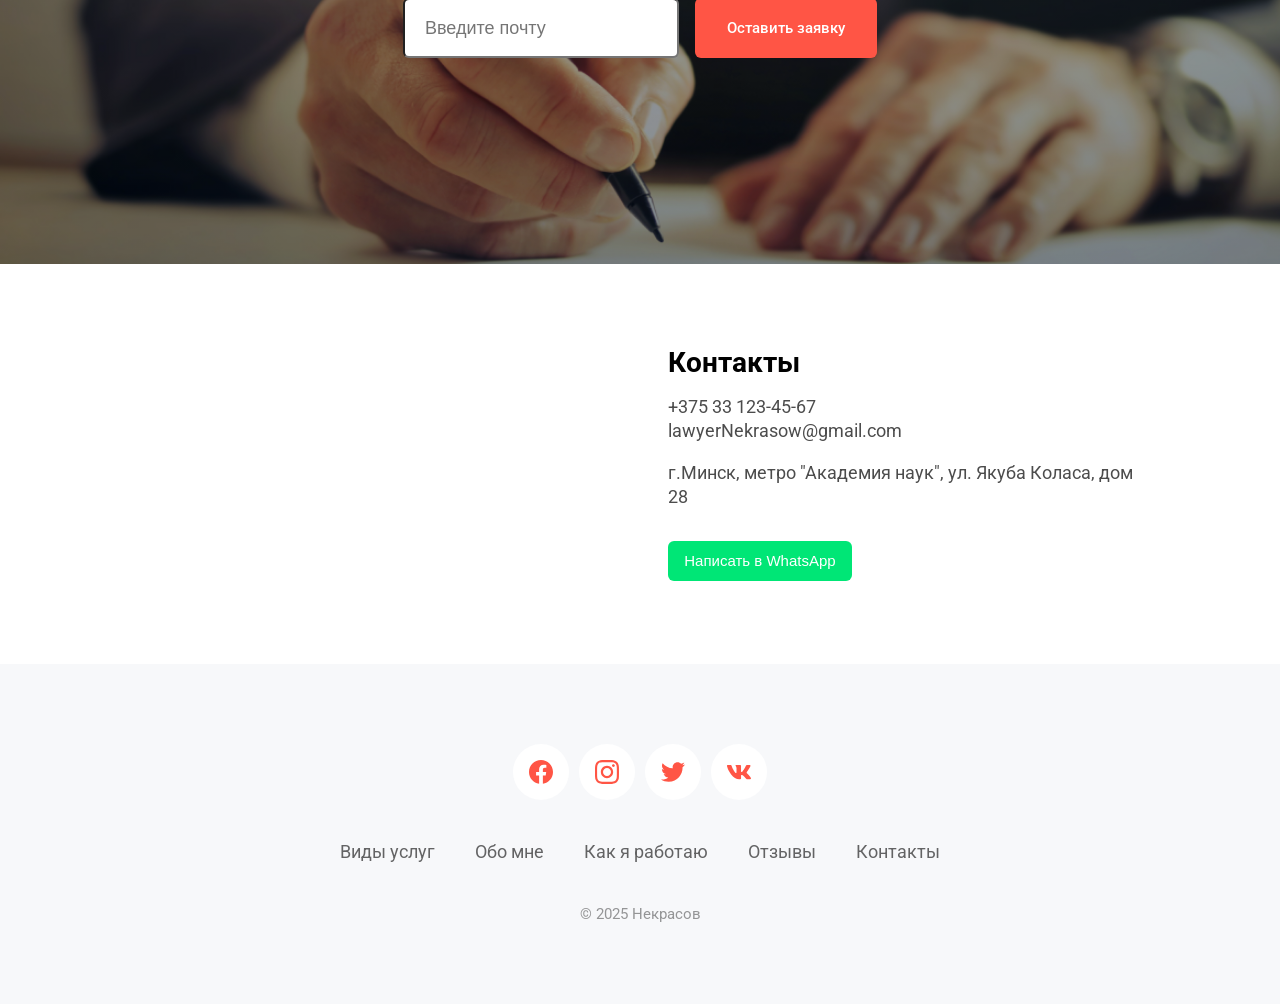
<file: work.html>
<!DOCTYPE html>
<html lang="en">

<head>
    <meta charset="UTF-8">
    <meta name="viewport" content="width=device-width, initial-scale=1.0">
    <link rel="stylesheet" href="style3.css">
    <title>Сайт юриста</title>
    <script src="https://api-maps.yandex.ru/2.1/?lang=ru_RU" type="text/javascript"></script>
    <script src="scripts/map.js" type="text/javascript"></script>
   
</head>

<body onload="loadMap()"> 


    <header>
        <input type="checkbox" id="menu-toggle" class="toggle_check">
        <label class="toggle" for="menu-toggle">☰</label>
        <a href="index.html" class="name">Некрасов</a>

        <div class="navigation">

            <ul class="nav">
                <li><a href="services.html">Виды услуг</a></li>
                <li><a href="about.html">Обо мне</a></li>
                <li><a href="#">Как я работаю</a></li>
                <li><a href="reviews.html">Отзывы</a></li>
                <li><a href="contact.html">Контакты</a></li>
            </ul>
            <div class="calling">
                <div class="callrightnow">
                    <p class="tx">Звоните прямо сейчас!</p>
                    <p class="phonenumber">+375 33 123-45-67</p>
                </div>


                <a href="#order_call" class="button">Заказать звонок</a>

            </div>
    </header>


    <section id="work" class="how">
        <section id="my_work" class="work">
            <div class="tips">
                <div class="how_work">
                    <h2>Как я работаю?</h2>
                    <p>Внимательно ознакомьтесь с этапами работ и выберите для себя самое полезное и интересное</p>
                </div>


                <div class="steps">

                    <div class="step">

                        <div class="number_tip">1</div>
                        <div class="text">
                            <h3>Вникаю в суть дела</h3>
                            <p>Провожу с клиентом подробное собеседование, на котором выясняем все детали и
                                обстоятельства.</p>
                        </div>
                    </div>

                    <div class="step">

                        <div class="number_tip">2</div>
                        <div class="text">
                            <h3>Предлагаю стратегию</h3>
                            <p>На основании полученной от клиента информации, готовлю различные варианты действий и
                                согласовываю их с клиентом.</p>
                        </div>
                    </div>

                    <div class="step">
                        <div class="number_tip">3</div>
                        <div class="text">
                            <h3>Начинаю работу</h3>
                            <p>После согласования с клиентом стратегии - начинаю активную работу над демо, доводя до
                                результата.</p>
                        </div>
                    </div>
                </div>

            </div>
        </section>
    </section>


    <section class="consultation">

        <div class="text_consult">
            <h2>Бесплатная консультация</h2>
            <p>Успейте воспользоваться специальным предложением. Получите первую юридическую консультацию совершенно
                бесплатно!</p>
        </div>
        <div class="date_form">
            <div class="date">
                <div class="num_clock">
                    <h1>21</h1>
                    <p>день</p>
                </div>
                <div class="num_clock">
                    <h1>15</h1>
                    <p>часов</p>
                </div>
                <div class="num_clock">
                    <h1>38</h1>
                    <p>минут</p>
                </div>
                <div class="num_clock">
                    <h1>40</h1>
                    <p>секунд</p>
                </div>
            </div>
            <div class="form1">

                <input class="form1_in" type="email" placeholder="Введите почту"></input>
                <button class="button_form">Оставить заявку</button>

            </div>
        </div>

    </section>



    <section id="contact" class="contacts">
        <div id="map" class="map"></div> 
      
    
        <div class="info_contacts">
            <div class="about_contacts">
                <p>Контакты</p>
                <div class="cont">
                    <p>+375 33 123-45-67</p>
                    <p>lawyerNekrasow@gmail.com</p>
                    <br>
                    <p>г.Минск, метро "Академия наук", ул. Якуба Коласа, дом 28</p>
                </div>
            </div>
    
            <button class="WhatsApp_but">Написать в WhatsApp</button>
        </div>
        <button class="WhatsApp_but2">Написать в WhatsApp</button>
    </section>


    <footer id="foot">

        <div class="icons_media">

            <div class="circle"> <img class="icons" src="assets/svg/Facebook.svg" alt="Facebook"> </div>
            <div class="circle"><img class="icons" src="assets/svg/Instagram.svg" alt="Instagram"></div>
            <div class="circle"><img class="icons" src="assets/svg/Twitter.svg" alt="Twitter"> </div>
            <div class="circle"><img class="icons" src="assets/svg/VK.svg" alt="VK"> </div>

        </div>

        <div class="navig_foot">
            <a href="services.html">Виды услуг</a>
            <a href="about.html">Обо мне</a>
            <a href="#">Как я работаю</a>
            <a href="reviews.html">Отзывы</a>
            <a href="contact.html">Контакты</a>
        </div>
        <div class="copyright">
            <p>© 2025 Некрасов</p>
        </div>


    </footer>
</body>

</html>
</file>
<file: style3.css>
* {
  box-sizing: border-box;
  margin: 0;
  padding: 0;
}
.map {
  width: 600px;
  height: 400px;
  z-index: -100;
}
@font-face {
  font-family: "Roboto-Bold";
  src: url("/assets/fonts/Roboto-Bold.ttf");
}

@font-face {
  font-family: "Roboto-Medium";
  src: url("/assets/fonts/Roboto-Medium.ttf");
}

@font-face {
  font-family: "Roboto-Regular";
  src: url("/assets/fonts/Roboto-Regular.ttf");
}
body {
  overflow-x: hidden;
  padding-top: 98px;
}
/* header----------------------------------------------------- */
header {
  top: 0;
  left: 0;
  width: 100%;
  position: fixed;
  background-color: white;
  height: 98px;
  display: flex;
  align-items: center;
  justify-content: space-between;
  padding-inline: 40px;
  border-bottom: 2px #000000 solid;
}
.toggle,
.toggle_check {
  display: none;
  cursor: pointer;
}
.name {
  font-size: 28px;
  line-height: 32px;
  font-family: "Roboto-Bold", sans-serif;
  text-decoration: none;
  color: #000;
  display: flex;
  flex-direction: row;
}

.navigation {
  display: flex;
  flex-direction: row;
  gap: 40px;
  align-items: center;
}
.nav {
  display: flex;
  flex-direction: row;
  gap: 24px;
  font-family: "Roboto-Medium", sans-serif;
}
.nav li {
  list-style: none;
}

.nav li a {
  text-decoration: none;
  color: hsl(0, 0%, 0%, 0.7);
}

.calling {
  display: flex;
  flex-direction: row;
  gap: 32px;
}
.callrightmow {
  display: flex;
  flex-direction: column;
  gap: 4px;
}
.tx {
  font-size: 13px;
  line-height: 18px;
  color: rgba(0, 0, 0, 0.7);
  font-family: "Roboto-Medium", sans-serif;
  text-align: center;
}
.phonenumber {
  font-size: 18px;
  line-height: 24px;
  color: #000;
  font-family: "Roboto-Medium", sans-serif;
  text-align: center;
}

.button {
  display: flex;
  background-color: #ff5545;
  border: none;
  border-radius: 6px;
  font-size: 15px;
  line-height: 20px;
  color: white;
  padding: 12px 24px;
  font-family: "Roboto-Medium", sans-serif;
  text-decoration: none;
}
/* chuvak------------------------------------------------ */
.mihelcon {
  height: 798px;
  background-image: url(assets/images/1man.png);
  background-repeat: no-repeat;
  background-size: cover;
  padding: 236px 165px;
  display: flex;
  flex-direction: column;
  gap: 40px;
  background-position: center;
}
.order {
  display: flex;
  flex-direction: column;
  gap: 40px;
  max-width: 540px;
}
.order_text {
  display: flex;
  flex-direction: column;
  gap: 24px;
}

.mihelcon_sergey {
  font-size: 64px;
  line-height: 68px;
  font-family: "Roboto-Bold", sans-serif;
  color: white;
}
.mihelcon_text {
  color: hsl(0, 0%, 100%, 0.8);
  font-size: 24px;
  font-family: "Roboto-Medium", sans-serif;
  line-height: 130%;
}
.button_order {
  display: flex;
  flex-direction: row;
  gap: 40px;
  width: 100%;
}
.cost_of_price {
  display: flex;
  background-color: #ff5545;
  border: none;
  border-radius: 6px;
  font-size: 18px;
  line-height: 24px;
  color: white;
  padding: 20px 32px;
  font-family: "Roboto-Medium", sans-serif;
  text-decoration: none;
  flex-grow: 1;
  white-space: nowrap;
}
.details_service {
  display: flex;
  background-color: white;
  border: none;
  border-radius: 6px;
  font-size: 18px;
  line-height: 24px;
  color: #ff5545;
  padding: 20px 32px;
  font-family: "Roboto-Medium", sans-serif;
  text-decoration: none;
  flex-grow: 1;
  white-space: nowrap;
}

/* sirvec------------------------------------------------ */
.leg {
  display: flex;
  flex-direction: column;
  gap: 64px;
  align-items: center;
  padding-inline: 138px;
  padding-block: 120px;
}
.help {
  display: flex;
  flex-direction: column;
  gap: 24px;
  max-width: 720px;
  align-items: center;
}
.help h4 {
  font-size: 28px;
  line-height: 140%;
  color: #ff5545;
  font-family: "Roboto-Medium", sans-serif;
  text-align: center;
}
.help h2 {
  font-size: 64px;
  line-height: 68px;
  color: black;
  text-align: center;
  font-family: "Roboto-Bold", sans-serif;
}
.help p {
  text-align: center;
  font-size: 24px;
  line-height: 130%;
  color: rgba(0, 0, 0, 0.7);
  font-family: "Roboto-Medium", sans-serif;
}
.services {
  display: flex;
  flex-direction: row;
  gap: 30px;
}
.box {
  height: 380px;
  border-radius: 16px;
  display: flex;
  flex-direction: column;
  gap: 10px;
  flex: 1;
  justify-content: flex-end;
  padding-inline: 32px;
  padding-bottom: 32px;
}

.family {
  background: linear-gradient(
      180deg,
      rgba(0, 0, 0, 0) 0%,
      rgba(0, 0, 0, 0.4) 100%
    ),
    url(assets/images/family.png);
  background-repeat: no-repeat;
  background-size: cover;
}
.criminal {
  background: linear-gradient(
      180deg,
      rgba(0, 0, 0, 0) 0%,
      rgba(0, 0, 0, 0.4) 100%
    ),
    url(assets/images/criminal.png);
  background-repeat: no-repeat;
  background-size: cover;
}
.court {
  background: linear-gradient(
      180deg,
      rgba(0, 0, 0, 0) 0%,
      rgba(0, 0, 0, 0.4) 100%
    ),
    url(assets/images/court.png);
  background-repeat: no-repeat;
  background-size: cover;
}
.box h5 {
  font-size: 28px;
  line-height: 140%;
  text-align: center;
  color: white;
  font-family: "Roboto-Medium", sans-serif;
}
.box p {
  font-size: 18px;
  line-height: 24px;
  text-align: center;
  color: rgba(255, 255, 255, 0.8);
  font-family: "Roboto-Regular", sans-serif;
}

/* practice------------------------------ */

.practice {
  padding: 120px 156px;
  display: flex;
  flex-direction: row;
  gap: 125px;
}

.practice div {
  width: 302px;
}
.practice h2 {
  font-size: 64px;
  line-height: 68px;
  font-family: "Roboto-Bold", sans-serif;
}

.practice p {
  font-size: 18px;
  line-height: 24px;
  font-family: "Roboto-Regular", sans-serif;
  flex-grow: 1;
}

/* photo--------------------------------- */

.grants {
  padding: 80px 165px;
  display: flex;
  flex-direction: row;
  gap: 30px;
  width: 100%;
}
.certificate {
  display: flex;
  flex-direction: column;
  gap: 30px;
  width: 50%;
}
.fphoto {
  height: 810px;
  background-repeat: no-repeat;
  background-size: cover;
  background-position: center;
  width: 50%;
  background-image: url("assets/images/2man.png");
}
.sphoto {
  background-image: url("assets/images/diploma.png");
  height: 390px;
  background-repeat: no-repeat;
  background-size: cover;
  background-position: center;
}
.tphoto {
  background-image: url("assets/images/certificate.png");
  height: 390px;
  background-repeat: no-repeat;
  background-size: cover;
  background-position: center;
}

/* -------------------------------- */
.bind_with_me {
  background: linear-gradient(0deg, rgba(0, 0, 0, 0.4), rgba(0, 0, 0, 0.4)),
    url(assets/images/computer.png);
  background-repeat: no-repeat;
  background-size: cover;
  padding: 165px 100px;
  display: flex;
  flex-direction: column;
  align-items: center;
  gap: 40px;
}

.description {
  display: flex;
  flex-direction: column;
  gap: 16px;
  text-align: center;
  max-width: 772px;
}
.description h2 {
  color: white;
  font-size: 48px;
  line-height: 52px;
  font-family: "Roboto-Bold", sans-serif;
}

.description p {
  color: hsl(0, 0%, 100%, 0.8);
  font-size: 18px;
  line-height: 24px;
  font-family: "Roboto-Medium", sans-serif;
}
.form {
  display: flex;
  flex-direction: row;
  gap: 24px;
  align-items: center;
}
.input {
  display: flex;
  flex-direction: row;
  gap: 10px;
}
.form2 {
  width: 100%;
  border-radius: 6px;
  padding: 16px 20px;
  font-size: 18px;
  line-height: 24px;
}
.button_form {
  display: flex;
  background-color: #ff5545;
  border: none;
  border-radius: 6px;
  font-size: 15px;
  line-height: 20px;
  color: white;
  padding: 20px 32px;
  font-family: "Roboto-Medium", sans-serif;
}

/* -------------------------------- */

.tips {
  margin: 120px 157px 154px;
  gap: 58px;
  display: flex;
  flex-direction: column;
}

.how_work {
  text-align: center;
  gap: 24px;
  display: flex;
  flex-direction: column;
  margin: 0 17.5%;
}

.how_work h2 {
  font-size: 64px;
  line-height: 68px;
  font-family: "Roboto-Bold", sans-serif;
}

.how_work p {
  font-size: 24px;
  line-height: 130%;
  font-family: "Roboto-Medium", sans-serif;
  color: hsl(0, 0%, 0%, 0.7);
}

.steps {
  width: 100%;
  display: flex;
  flex-direction: column;
  align-items: center;
  height: 100%;
  gap: 50px;
}

.step {
  gap: 20px;
  display: flex;
  width: 60%;
}

.number_tip {
  width: 2.75em;
  height: 4rem;
  justify-content: center;
  color: #ff5545;
  font-size: 24px;
  line-height: 130%;
  font-family: "Roboto-Medium", sans-serif;
  box-shadow: 0px 8px 40px rgba(0, 0, 0, 0.1);
  border-radius: 50%;
  text-align: center;
  display: flex;
  align-items: center;
}

.text {
  display: flex;
  flex-direction: column;
  gap: 16px;
  width: 90%;
}

.text h3 {
  font-size: 24px;
  line-height: 120%;
  font-family: "Roboto-Bold", sans-serif;
  width: 100%;
}

.text p {
  font-size: 18px;
  line-height: 24px;
  font-family: "Roboto-Medium", sans-serif;
  color: hsl(0, 0%, 0%, 0.7);
  width: 100%;
}

/* -------------------------------- */

.consultation {
  padding-inline: 260px;
  padding-block: 206px;
  display: flex;
  flex-direction: column;
  gap: 40px;

  background: linear-gradient(0deg, rgba(0, 0, 0, 0.4), rgba(0, 0, 0, 0.4)),
    url(assets/images/concult.png);
  background-size: cover;
  background-repeat: no-repeat;
  justify-content: center;
}

.text_consult {
  display: flex;
  flex-direction: column;
  gap: 24px;
  text-align: center;
}
.text_consult h2 {
  font-size: 64px;
  line-height: 68px;
  font-family: "Roboto-Bold", sans-serif;
  color: white;
}
.text_consult p {
  font-size: 24px;
  line-height: 130%;
  font-family: "Roboto-Medium", sans-serif;
  color: rgba(255, 255, 255, 0.8);
}
.date_form {
  display: flex;
  flex-direction: column;
  gap: 32px;
  width: 100%;
  align-items: center;
}
.date {
  display: flex;
  flex-direction: row;
  gap: 24px;
}
.num_clock {
  display: flex;
  flex-direction: column;
  gap: 4px;
}
.num_clock h1 {
  font-size: 48px;
  line-height: 52px;
  font-family: "Roboto-Bold", sans-serif;
  color: white;
}
.num_clock p {
  font-size: 18px;
  line-height: 24px;
  font-family: "Roboto-Regular", sans-serif;
  color: rgba(255, 255, 255, 0.7);
}
.form1 {
  display: flex;
  flex-direction: row;
  gap: 16px;
  align-items: center;
  width: 480px;
  justify-content: center;
}
.form1_in {
  border-radius: 6px;
  padding: 16px 20px;
  font-size: 18px;
  line-height: 24px;
}

/* clients ----------------------------------*/
.client {
  display: flex;
  flex-direction: column;
  gap: 140px;
  padding-inline: 165px;
  padding-top: 70px;
  padding-bottom: 90px;
  align-items: center;
  /* justify-content: center; */
}

.text_clients {
  display: flex;
  flex-direction: column;
  gap: 24px;
  max-width: 720px;
  width: 100%;

  text-align: center;
  text-align: center;
}
.text_clients h2 {
  font-size: 64px;
  line-height: 68px;
  font-family: "Roboto-Bold", sans-serif;
}
.text_clients p {
  font-size: 24px;
  line-height: 130%;
  font-family: "Roboto-Medium", sans-serif;
  color: hsl(0, 0%, 0%, 0.7);
}
.photo_clients {
  display: flex;
  align-items: center;
}
.photo_clients img {
  height: 160px;
  width: 25%;
  object-fit: cover;
  background-repeat: no-repeat;
  border: 1px solid rgba(0, 0, 0, 0.1);
  border-radius: 8px;
}
/*  reviews*--------------------------------------------*/

.com {
  padding-inline: 165px;
  padding-block: 100px;
  display: flex;
  flex-direction: column;
  gap: 80px;
  align-items: center;
}
.head_com {
  display: flex;
  flex-direction: column;
  gap: 24px;
  text-align: center;
}
.head_com h2 {
  font-size: 64px;
  line-height: 68px;
  font-family: "Roboto-Bold", sans-serif;
}

.head_com p {
  font-size: 24px;
  line-height: 130%;
  font-family: "Roboto-Medium", sans-serif;
  color: hsl(0, 0%, 0%, 0.7);
}
.cards_com {
  display: flex;
  flex-direction: row;
  gap: 30px;
}

.card_com {
  display: flex;
  flex-direction: column;
  gap: 32px;
  align-items: center;
  width: 33%;
  border: 1px solid rgba(0, 0, 0, 0.1);
  border-radius: 16px;
  padding: 40px 32px;
}
.card_com img {
  border-radius: 50%;
  width: 64px;
  height: 64px;
}
.review {
  font-size: 24px;
  line-height: 130%;
  font-family: "Roboto-Medium", sans-serif;
  color: black;
  text-align: center;
}
.rewiew_from {
  display: flex;
  flex-direction: column;
  gap: 4px;
}
.fio {
  font-size: 18px;
  line-height: 24px;
  font-family: "Roboto-Medium", sans-serif;
  color: black;
  text-align: center;
}
.city {
  font-size: 13px;
  line-height: 18px;
  font-family: "Roboto-Regular", sans-serif;
  color: rgba(0, 0, 0, 0.4);
  text-align: center;
}

/* contscts---------------------------------- */

.contacts {
  display: flex;
  flex-direction: row;
  gap: 125px;
  align-items: center;
  padding-right: 144px;
}

.about_contacts {
  display: flex;
  flex-direction: column;
  gap: 16px;
  width: 100%;
  align-items: flex-start;
}
.info_contacts {
  display: flex;
  flex-direction: column;
  gap: 32px;
}

.about_contacts p {
  font-family: "Roboto-Bold", sans-serif;
  font-size: 28px;
  line-height: 32px;
}
.cont {
  width: 100%;
}
.cont p {
  font-family: "Roboto-Regular", sans-serif;
  font-size: 18px;
  line-height: 24px;
  color: rgba(0, 0, 0, 0.7);
}
.WhatsApp_but2 {
  display: none;
}
.WhatsApp_but,
.WhatsApp_but2 {
  padding: 10px 16px;
  color: white;
  background-color: #00e676;
  border-radius: 6px;
  border: none;
  font-size: 15px;
  line-height: 20px;
  cursor: pointer;
  width: min-content;
  white-space: nowrap;
}

.map {
  width: 50%;
  height: 400px;
}

/* footer -------------------- */

footer {
  background: #f7f8fa;
  padding: 80px 0px;
  display: flex;
  flex-direction: column;
  gap: 40px;
  align-items: center;
}
.icons_media {
  display: flex;
  gap: 10px;
}
.circle {
  width: 56px;
  height: 56px;
  border-radius: 50%;
  background: #ffffff;
  display: flex;
  justify-content: center;
  align-items: center;
}
.icons {
  width: 24px;
  height: 24px;
}

.navig_foot {
  text-decoration: none;
  display: flex;
  flex-direction: row;

  gap: 40px;
}

.navig_foot a {
  text-decoration: none;
  color: rgba(0, 0, 0, 0.6);
  font-size: 18px;
  line-height: 24px;
  font-family: "Roboto-Regular", sans-serif;
}

.copyright {
  font-size: 15px;
  line-height: 20px;
  font-family: "Roboto-Regular", sans-serif;
  color: rgba(0, 0, 0, 0.4);
}
/* ----------------------------------------------------------- */
@media (max-width: 1200px) {
  body {
    padding-top: 80px;
  }
  header {
    height: 80px;
    border-bottom: 3px solid black;
  }
  .toggle {
    display: block;
    z-index: 1000;
    font-size: 45px;
  }
  .name {
    font-size: 45px;
  }
  #menu-toggle:checked ~ .navigation {
    display: block;
  }

  .nav {
    display: flex;
    flex-direction: column;
    list-style: none;
    padding: 30px;
    gap: 23px;
  }

  .nav li {
    padding: 10px;
    cursor: pointer;
    font-size: 18px;
    text-align: center;
  }

  .nav li:hover {
    background-color: #f0f0f0;
  }

  .callrightnow,
  .phonenumber {
    display: none;
  }
  .navigation {
    display: none;
    position: absolute;
    left: 0;
    top: 78px;
    background-color: white;
    border: 1px solid #ccc;
    z-index: 999;
  }

  .button {
    font-size: 18px;
    padding: 18px 30px;
  }

  .mihelcon_sergey {
    font-size: 50px;
  }

  .mihelcon_text {
    font-size: 18px;
  }

  .button_order {
    width: 90%;
    gap: 28px;
  }

  .cost_of_price,
  .details_service {
    font-size: 16px;
    padding: 15px 25px;
  }
  .order_text {
    gap: 15px;
  }
  .order {
    gap: 35px;
  }

  .help h4 {
    font-size: 24px;
  }

  .help h2 {
    font-size: 50px;
  }
  .help p {
    font-size: 18px;
  }

  .box {
    max-width: 350px;

    gap: 5px;
    justify-content: flex-end;
    padding-inline: 32px;
    padding-bottom: 32px;
  }

  .box h5 {
    font-size: 19px;
  }
  .box p {
    font-size: 14px;
  }

  .practice h2 {
    font-size: 50px;
    line-height: 60px;
  }

  .practice p {
    font-size: 16px;
    line-height: 22px;
  }

  .navig_foot {
    display: flex;
    flex-direction: column;
    gap: 8px;
  }
  /*footer {
     padding: 22px 15px; 
  }*/

  .form {
    display: flex;
    flex-direction: column;
  }
  .record {
    padding: 50px 50px;
  }

  .tips {
    gap: 45px;
  }

  .how_work {
    gap: 10px;
  }

  .how_work h2 {
    font-size: 50px;
  }

  .how_work p {
    font-size: 18px;
  }

  .text h3 {
    font-size: 20px;
  }

  .number_tip {
    font-size: 19px;
  }

  .text p {
    font-size: 16px;
  }

  .number_tip {
    height: 3rem;
  }
  .contacts {
    padding-right: 80px;
  }
  .grants {
    padding: 70px 40px;
  }
  .client {
    padding-inline: 40px;
    gap: 80px;
  }
  .com {
    padding-inline: 60px;
  }
  .card_com p {
    font-size: 20px;
  }
  .rewiew_from p {
    font-size: 16px;
  }
}

@media (max-width: 1100px) {
  .service-name {
    font-size: 16px;
    line-height: 22px;
  }
  .service-price {
    font-size: 16px;
    line-height: 22px;
  }
  .description h2 {
    font-size: 36px;
    line-height: 42px;
  }
  .description p {
    font-family: "Roboto-Regular", sans-serif;
    font-size: 16px;
    line-height: 20px;
  }
  input {
    font-size: 14px;
    line-height: 20px;
  }
  .bind_with_me {
    padding: 100px 60px;
  }
  .end_price {
    max-width: 500px;
    width: 100%;
    margin: 0 auto;
  }
  .cost {
    gap: 60px;
    padding-inline: 100px;
    padding-block: 80px 100px;
  }
  .navig_foot {
    font-size: 16px;
  }
}

@media (max-width: 1000px) {
  .leg {
    gap: 35px;
    padding-block: 80px;
  }

  .help {
    gap: 15px;
  }

  .help h4 {
    font-size: 18px;
  }

  .help h2 {
    font-size: 35px;
    line-height: 45px;
  }
  .help p {
    font-size: 14px;
  }

  .services {
    flex-direction: column;
    gap: 20px;
  }

  .box {
    padding-top: 90%;
  }

  .practice h2 {
    font-size: 40px;
    line-height: 50px;
  }

  .grants {
    align-items: center;
    flex-direction: column;
    gap: 20px;
  }
  .certificate {
    width: 70%;
    align-items: center;
  }

  .fphoto,
  .sphoto,
  .tphoto {
    width: 70%;
    border-radius: 16px;
  }
  .fphoto {
    height: 550px;
  }

  .sphoto,
  .tphoto {
    width: 110%;
  }
  .grants {
    padding-top: 20px;
  }

  .how_work {
    margin: 0 10%;
  }

  .how_work h2 {
    font-size: 45px;
  }

  .how_work p {
    font-size: 15px;
  }
  .practice {
    padding: 120px 80px;
  }
}

@media (max-width: 900px) {
  body {
    padding-top: 70px;
  }
  header {
    height: 70px;
    border-bottom: 3px solid black;
  }

  .toggle {
    font-size: 42px;
  }
  .name {
    font-size: 42px;
  }

  .navigation {
    top: 69px;
  }
  .nav {
    padding: 20px;
    gap: 25px;
  }

  .nav li {
    padding: 7px;
    font-size: 17px;
  }

  .button {
    font-size: 17px;
    padding: 18px 25px;
  }

  .mihelcon_sergey {
    font-size: 45px;
  }

  .mihelcon_text {
    font-size: 15px;
  }

  .button_order {
    width: 100%;
    gap: 28px;
  }

  .cost_of_price,
  .details_service {
    font-size: 14px;
    padding: 15px 25px;
  }
  .order_text {
    gap: 7px;
  }
  .order {
    gap: 20px;
  }

  .tips {
    gap: 40px;
    margin: 100px;
  }

  .how_work {
    gap: 8px;
    margin: 0 5%;
  }

  .how_work h2 {
    font-size: 30px;
    line-height: 32px;
  }

  .how_work p {
    font-size: 15px;
  }

  .step {
    gap: 5px;
    flex-direction: column;
    width: 90%;
    text-align: center;
    align-items: center;
  }

  .text h3 {
    font-size: 20px;
  }

  .number_tip {
    font-size: 19px;
  }

  .text p {
    font-size: 14px;
  }

  .number_tip {
    height: 3rem;
  }

  .text_consult h2 {
    font-size: 30px;
    line-height: 32px;
  }
  .text_consult p {
    font-size: 14px;
    line-height: 22px;
  }
  .form1 {
    display: flex;
    flex-direction: column;
    gap: 16px;
    width: 100%;
  }
  .form1_in,
  .button_form {
    width: 100%;
  }
  .button_form {
    justify-content: center;
  }
  .date_form {
    width: 100%;
  }

  .text_clients h2 {
    font-size: 30px;
    line-height: 32px;
  }
  .text_clients p {
    font-size: 14px;
    line-height: 22px;
  }

  .head_com h2 {
    font-size: 30px;
    line-height: 32px;
  }
  .head_com p {
    font-size: 14px;
    line-height: 22px;
  }
  .review {
    font-size: 16px;
    line-height: 22px;
  }
  .fio {
    font-size: 14px;
    line-height: 22px;
  }
  .city {
    font-size: 12px;
    line-height: 20px;
  }

  .com2,
  .com3 {
    display: none;
  }

  .com1 {
    width: 100%;
  }
  .consultation {
    padding-inline: 180px;
  }
  .about_contacts p {
    font-size: 26px;
    line-height: 32px;
  }
  .cont p {
    font-size: 16px;
    line-height: 20px;
  }
  .practice {
    display: flex;
    flex-direction: column;
    gap: 48px;
    padding: 40px 90px;
  }
  .photo_clients {
    display: flex;
    flex-direction: column;
    gap: 30px;
  }
  .photo_clients img {
    width: 100%;
  }
}

@media (max-width: 720px) {
  .name {
    font-size: 28px;
  }
  .services {
    display: flex;
    flex-wrap: wrap;
  }
  .cost {
    gap: 30px;
    padding-inline: 60px;
    padding-block: 80px 100px;
  }
  .mihelcon {
    padding: 40px 90px;
    justify-content: center;
  }
  .button_order {
    display: flex;
    flex-direction: column;
    gap: 16px;
  }
  .cost_of_price,
  .details_service {
    justify-content: center;
  }

  .input {
    display: flex;
    flex-direction: column;
    gap: 10px;
  }
  .form {
    gap: 16px;
    width: 100%;
  }
  .input {
    width: 100%;
  }
  .button_form {
    width: 100%;
    justify-content: center;
  }
  .consultation {
    padding: 40px 90px;
  }
  .contacts {
    gap: 30px;
  }
}

@media (max-width: 500px) {
  .description {
    min-width: 296px;
  }
  .description h2 {
    font-size: 30px;
    line-height: 50px;
  }
  .description p {
    font-size: 18px;
    line-height: 24px;
    gap: 32px;
  }

  .input {
    display: flex;
    flex-direction: column;
    gap: 10px;
  }
  .bind_with_me {
    padding: 70px 16px;
    gap: 44px;
  }
  .form {
    gap: 16px;
    width: 100%;
  }
  .input {
    width: 100%;
  }
  input {
    /* width: 100%; */
    box-sizing: border-box;
  }
  .button_form {
    width: 100%;
    padding: 20px 30px;
    border: none;
    justify-content: center;
    cursor: pointer;
  }
  .mihelcon {
    padding: 92px 16px;
    justify-content: end;
    gap: 16px;
  }
  .order_text {
    gap: 24px;
  }
  .mihelcon_text {
    font-size: 16px;
    line-height: 130%;
  }
  .mihelcon_sergey {
    font-size: 40px;
    line-height: 50px;
  }
  .leg {
    padding-inline: 16px;
    padding-block: 72px;
  }
  .practice h2 {
    font-size: 30px;
    line-height: 32px;
    gap: 48px;
  }
  .practice {
    padding: 0px 16px 62px 16px;
  }
  .grants {
    padding: 0px 16px 85px 16px;
  }
  .fphoto {
    display: none;
  }
  .certificate {
    width: 100%;
  }
  .sphoto,
  .tphoto {
    width: 100%;
    height: 237px;
  }

  .how {
    padding-inline: 16px;
    padding-top: 69px;
    padding-bottom: 118px;
  }
  .tips {
    margin: 0px;
  }
  .consultation {
    padding: 8px 16px 136px 16px;
  }
  .date {
    gap: auto;
    justify-content: space-between;
  }
  .com {
    padding: 34px 16px 66px 16px;
  }
  .card_com {
    padding-inline: 10px;
    padding-block: 4px;
    gap: 10px;
  }
  .contacts {
    flex-direction: column;
    gap: 18px;
    padding: 66px 16px 42px 16px;
  }
  .map {
    order: 2;
    width: 100%;
    height: 216px;
  }
  .WhatsApp_but {
    display: none;
  }
  .WhatsApp_but2 {
    display: flex;
    order: 3;
    width: 100%;
    justify-content: center;
  }
  .about_contacts {
    gap: 16px;
  }
  .about_contacts p {
    display: flex;
    align-self: center;
  }
  .cont p {
    font-size: 16px;
    line-height: 24px;
  }
  .help h2 {
    font-size: 30px;
    line-height: 32px;
  }
  .help p {
    font-size: 16px;
    line-height: 130%;
  }
  .box h5 {
    font-size: 28px;
    line-height: 140%;
  }
  .box p {
    font-size: 18px;
    line-height: 24px;
  }
  .practice h2 {
    font-size: 30px;
    line-height: 32px;
    text-align: center;
  }
  .practice p {
    font-size: 16px;
    line-height: 24px;
  }
  .description h2 {
    font-size: 30px;
    line-height: 50px;
  }
  .text_consult {
    line-height: 32px;
  }
  .text_consult p {
    font-size: 18px;
    line-height: 24px;
  }
  .num_clock p {
    text-align: center;
  }
  .num_clock h1 {
    line-height: 52px;
  }
  .clients_header {
    font-size: 30px;
    line-height: 32px;
  }
  .text_clients p {
    font-size: 16px;
    line-height: 20px;
  }
  .head_com h2 {
    font-size: 30px;
    line-height: 32px;
  }
  .head_com p {
    font-size: 18px;
    line-height: 20px;
  }
  .com {
    background-color: #f7f8fa;
  }
  .card_com {
    background-color: white;
  }
  .box {
    height: 380px;
  }
}
</file>
<file: stylescalendar.css>
@font-face {
  font-family: "Roboto-Bold";
  src: url("/assets/fonts/Roboto-Bold.ttf");
}

@font-face {
  font-family: "Roboto-Medium";
  src: url("/assets/fonts/Roboto-Medium.ttf");
}

@font-face {
  font-family: "Roboto-Regular";
  src: url("/assets/fonts/Roboto-Regular.ttf");
}
body {
  font-family: "Roboto-Regular", sans-serif;
  background-color: #f0f0f0;
  margin-top: 90px;
  padding: 20px;
}
#yearInput {
  padding: 8px;
  box-sizing: border-box;
  cursor: pointer;
}
.drop {
  display: flex;
  flex-direction: column;
}
.dropdown {
  max-height: 150px;
  overflow-y: auto;
  border: 1px solid #ccc;
  background-color: white;
  z-index: 100;
}
.dropdown li:hover {
  background-color: #fbc9c9;
}
.calendar {
  display: flex;
  flex-wrap: wrap;
  gap: 20px;
  width: 100%;
  margin-top: 20px;
  justify-content: center;
}

.month {
  background-color: #fff;
  border: 1px solid #ccc;
  border-radius: 5px;
  padding: 10px;
  width: 20%;
  margin-bottom: 20px;
}

.month-name {
  font-weight: bold;
  text-align: center;
  margin-bottom: 10px;
}

table {
  align-items: center;
  justify-content: center;
  display: flex;
  width: 100%;
  border-collapse: collapse;
  text-align: center;
  flex-direction: column;
}

th,
td {
  border: 1px solid #ddd;
  padding: 8px;
  height: 40px;
}

td:hover {
  cursor: pointer;
  background-color: rgb(255, 85, 69, 0.2);
}

th {
  background-color: #f9f9f9;
  font-weight: bold;
}

.show,
.event-input {
  justify-content: center;
  display: flex;
  gap: 10px;
  font-size: 15px;
  margin-bottom: 20px;
  font-family: "Roboto-Medium", sans-serif;
  text-decoration: none;
}

.show button,
.event-input button {
  background-color: #ff5545;
  border: none;
  border-radius: 6px;
  color: white;
  line-height: 20px;
  padding: 12px 24px;
  cursor: pointer;
  white-space: nowrap;
  max-height: min-content;
}

.show input,
.event-input input {
  line-height: 20px;
  text-align: center;
  padding: 12px 30px;
  border-radius: 6px;
  border: 1px solid rgb(255, 85, 69, 0.5);
}

.event-day {
  background-color: lightcoral;
}

.modal {
  display: none;
  position: absolute;
  z-index: 1;
  left: 0;
  top: 0;
  width: 20%;

  overflow: auto;
  background-color: rgba(0, 0, 0, 0.5);
  transition: opacity 1s ease;
}

.modal-content {
  background-color: #fff;
  margin: 5px;
  padding: 20px 20px;
  border: 1px solid #888;

  border-radius: 10px;

  box-shadow: 0 4px 8px rgba(0, 0, 0, 0.2);
}

.close {
  float: right;
  font-size: 28px;
  font-weight: bold;
}

.close:hover,
.close:focus {
  color: black;
  text-decoration: none;
  cursor: pointer;
}
</file>
<file: style2.css>
* {
  box-sizing: border-box;
  margin: 0;
  padding: 0;
}

@font-face {
  font-family: "Roboto-Bold";
  src: url("/assets/fonts/Roboto-Bold.ttf");
}

@font-face {
  font-family: "Roboto-Medium";
  src: url("/assets/fonts/Roboto-Medium.ttf");
}

@font-face {
  font-family: "Roboto-Regular";
  src: url("/assets/fonts/Roboto-Regular.ttf");
}
body {
  overflow-x: hidden;
  padding-top: 98px;
}

/* header -------------------------------- */
/*
header {
  top: 0;
  left: 0;
  width: 100%;
  position: fixed;
  background-color: white;
  height: 98px;
  display: flex;
  align-items: center;
  justify-content: space-between;
  padding-inline: 40px;
  border-bottom: 2px #000000 solid;
}
.toggle,
.toggle_check {
  display: none;
  cursor: pointer;
}
.name {
  font-size: 28px;
  line-height: 32px;
  font-family: "Roboto-Bold", sans-serif;
  text-decoration: none;
  color: #000;
  display: flex;
  flex-direction: row;
}

.navigation {
  display: flex;
  flex-direction: row;
  gap: 40px;
  align-items: center;
}
.nav {
  display: flex;
  flex-direction: row;
  gap: 24px;
  font-family: "Roboto-Medium", sans-serif;
}
.nav li {
  list-style: none;
}

.nav li a {
  text-decoration: none;
  color: hsl(0, 0%, 0%, 0.7);
}
.calling {
  display: flex;
  flex-direction: row;
  gap: 32px;
}
.callrightmow {
  display: flex;
  flex-direction: column;
  gap: 4px;
}
.tx {
  font-size: 13px;
  line-height: 18px;
  color: rgba(0, 0, 0, 0.7);
  font-family: "Roboto-Medium", sans-serif;
  text-align: center;
}
.phonenumber {
  font-size: 18px;
  line-height: 24px;
  color: #000;
  font-family: "Roboto-Medium", sans-serif;
  text-align: center;
}

.button {
  display: flex;
  background-color: #ff5545;
  border: none;
  border-radius: 6px;
  font-size: 15px;
  line-height: 20px;
  color: white;
  padding: 12px 24px;
  font-family: "Roboto-Medium", sans-serif;
  text-decoration: none;
}

/*услагии--------------------------- -------------------------------*/

.record {
  display: flex;
  flex-direction: column;
  gap: 80px;
  align-items: center;
  padding: 50px 156px;
}
.quiz {
  display: flex;
  flex-direction: column;
  gap: 36px;
  text-align: center;
  max-width: 744px;
  width: 100%;
  min-width: 500px;
}
.quiz h4 {
  color: #ff5545;
  font-size: 28px;
  font-family: "Roboto-Medium", sans-serif;
  line-height: 64px;
}
.quiz h2 {
  color: black;
  font-size: 64px;
  font-family: "Roboto-Bold", sans-serif;
  line-height: 68px;
}
.services {
  display: flex;
  flex-direction: row;
  gap: 24px;
  justify-content: center;

  /* width: 100%; */
}
.boxik {
  align-items: center;
  display: flex;
  flex-direction: column;
  gap: 24px;
  max-width: 360px;
  min-width: 100px;
  width: 100%;
}

.itm {
  display: flex;
  flex-direction: column;
  gap: 8px;
  text-align: left;
  line-height: 24px;
  font-size: 18px;
  font-family: "Roboto-Regular", sans-serif;
  max-width: 360px;
  color: #757575;
  padding-left: 20px;
}

.boxik img {
  max-width: 100%;
  height: auto;
  display: block;
}
.boxik h5 {
  font-family: "Roboto-Medium", sans-serif;
  line-height: 36px;
  font-size: 28px;
}

.button_form {
  display: flex;
  background-color: #ff5545;
  border: none;
  border-radius: 6px;
  font-size: 15px;
  line-height: 20px;
  color: white;
  padding: 20px 32px;
  font-family: "Roboto-Medium", sans-serif;
}
/* cost----------------------------- */
.cost {
  background-color: white;
  display: flex;
  flex-direction: column;
  gap: 122px;
  padding-inline: 156px;
  padding-block: 100px 170px;

  /* align-items: center; */
}

.end_price {
  display: flex;
  flex-direction: column;
  gap: 29px;
  width: 100%;
}
.end_price h4 {
  font-size: 64px;
  line-height: 68px;
  font-family: "Roboto-Bold", sans-serif;
  text-align: center;
}

.end_price h2 {
  font-size: 20px;
  line-height: 140%;
  font-family: "Roboto-Medium", sans-serif;
  text-align: center;
  color: #ff5545;
}

.price-list {
  display: flex;
  flex-direction: column;
  gap: 0px;
}
.service-item {
  display: flex;
  flex-direction: row;
  gap: 20px;
  padding: 15px 0px;
}

.service-price {
  font-size: 28px;
  line-height: 140%;
  font-family: "Roboto-Medium", sans-serif;
  text-align: right;
}

.service-name {
  font-size: 28px;
  line-height: 140%;
  font-family: "Roboto-Medium", sans-serif;
  color: #757575;
  display: flex;
  flex-direction: column;
  justify-content: center;
  text-align: left;
  flex-grow: 1;
}
.fill {
  background-color: #f7f8fa;
}
/* call----------------------------- */
.bind_with_me {
  background: linear-gradient(0deg, rgba(0, 0, 0, 0.4), rgba(0, 0, 0, 0.4)),
    url(assets/images/computer.png);
  background-repeat: no-repeat;
  background-size: cover;
  padding: 165px 100px;
  display: flex;
  flex-direction: column;
  align-items: center;
  gap: 40px;
}

.description {
  display: flex;
  flex-direction: column;
  gap: 16px;
  text-align: center;
  max-width: 772px;
}
.description h2 {
  color: white;
  font-size: 48px;
  line-height: 52px;
  font-family: "Roboto-Bold", sans-serif;
}

.description p {
  color: hsl(0, 0%, 100%, 0.8);
  font-size: 18px;
  line-height: 24px;
  font-family: "Roboto-Medium", sans-serif;
}
.form {
  display: flex;
  flex-direction: row;
  gap: 24px;
  align-items: center;
}
.input {
  display: flex;
  flex-direction: row;
  gap: 10px;
}
input {
  width: 100%;
  border-radius: 6px;
  padding: 16px 20px;
  font-size: 18px;
  line-height: 24px;
}

/* footer----------------------------- */
/* 
footer {
  background: #f7f8fa;
  padding: 80px 480px;
  display: flex;
  flex-direction: column;
  gap: 40px;
  align-items: center;
}
.icons_media {
  display: flex;
  gap: 10px;
}
.circle {
  width: 56px;
  height: 56px;
  border-radius: 50%;
  background: #ffffff;
  display: flex;
  justify-content: center;
  align-items: center;
}
.icons {
  width: 24px;
  height: 24px;
}

.navig_foot {
  text-decoration: none;
  display: flex;
  flex-direction: row;

  gap: 40px;
}

.navig_foot a {
  text-decoration: none;
  color: rgba(0, 0, 0, 0.6);
  font-size: 18px;
  line-height: 24px;
  font-family: "Roboto-Regular", sans-serif;
}

.copyright {
  font-size: 15px;
  line-height: 20px;
  font-family: "Roboto-Regular", sans-serif;
  color: rgba(0, 0, 0, 0.4);
} */
@media (max-width: 1200px) {

  .toggle {
    display: block;
    z-index: 1000;
    font-size: 45px;
  }
  .name {
    font-size: 45px;
  }
  #menu-toggle:checked ~ .navigation {
    display: block;
  }

  .nav {
    display: flex;
    flex-direction: column;
    list-style: none;
    padding: 30px;
    gap: 23px;
  }

  .nav li {
    padding: 10px;
    cursor: pointer;
    font-size: 18px;
    text-align: center;
  }

 


  .button {
    font-size: 18px;
    padding: 18px 30px;
  }

  .navig_foot {
    display: flex;
    flex-direction: column;
    gap: 8px;
  }
  /* footer {
    padding: 22px 15px;
  } */

  .form {
    display: flex;
    flex-direction: column;
  }
  .record {
    padding: 50px 50px;
  }
}

@media (max-width: 1100px) {
  .quiz h4 {
    font-size: 18px;
    line-height: 32px;
  }

  .quiz h2 {
    font-size: 40px;
    line-height: 42px;
  }

  .boxik h5 {
    font-size: 18px;
    line-height: 22px;
  }
  .itm {
    font-size: 14px;
    line-height: 22px;
  }
  .boxik {
    max-width: 360px;
    min-width: 100px;
    width: 100%;
  }
  .record {
    padding: 50px 50px;
  }
  .end_price h4 {
    font-size: 40px;
    line-height: 42px;
  }
  .end_price h2 {
    font-size: 18px;
    line-height: 22px;
  }
  .service-name {
    font-size: 16px;
    line-height: 22px;
  }
  .service-price {
    font-size: 16px;
    line-height: 22px;
  }
  .description h2 {
    font-size: 36px;
    line-height: 42px;
  }
  .description p {
    font-family: "Roboto-Regular", sans-serif;
    font-size: 16px;
    line-height: 20px;
  }
  input {
    font-size: 14px;
    line-height: 20px;
  }
  .bind_with_me {
    padding: 100px 60px;
  }
  .end_price {
    max-width: 500px;
    width: 100%;
    margin: 0 auto;
  }
  .cost {
    gap: 60px;
    padding-inline: 100px;
    padding-block: 80px 100px;
  }
  /* .navig_foot {
    font-size: 16px;
  } */
}

@media (max-width: 900px) {
  .toggle {
    font-size: 42px;
  }
  .name {
    font-size: 42px;
  }






  .button {
    font-size: 17px;
    padding: 18px 25px;
  }
}

@media (max-width: 720px) {
  .name {
    font-size: 28px;
  }
  .services {
    display: flex;
    flex-wrap: wrap;
  }
  .cost {
    gap: 30px;
    padding-inline: 60px;
    padding-block: 80px 100px;
  }
}

@media (max-width: 500px) {
  .quiz {
    max-width: 328px;
    width: 100%;
    min-width: 100px;
  }
  .quiz h4 {
    font-size: 20px;
    line-height: 30px;
  }
  .quiz h2 {
    font-size: 30px;
    line-height: 32px;
  }
  .boxik {
    max-width: 300px;
    min-width: 100px;
    width: 100%;
    gap: 20px;
  }
  .record {
    gap: 20px;
  }
  .end_price {
    max-width: 328px;
  }
  .end_price h4 {
    font-size: 30px;
    line-height: 32px;
    overflow-wrap: break-word;
    hyphens: auto;
    -moz-hyphens: auto;
  }
  .end_price h2 {
    font-size: 14px;
    line-height: 18px;
  }
  .description {
    min-width: 296px;
  }
  .description h2 {
    font-size: 30px;
    line-height: 50px;
  }
  .description p {
    font-size: 18px;
    line-height: 24px;
    gap: 32px;
  }

  .input {
    display: flex;
    flex-direction: column;
    gap: 10px;
  }
  .bind_with_me {
    padding: 70px 16px;
    gap: 44px;
  }
  .form {
    gap: 16px;
    width: 100%;
  }
  .input {
    width: 100%;
  }
  input {
    /* width: 100%; */
    box-sizing: border-box;
  }
  .button_form {
    width: 100%;
    padding: 20px 30px;
    border: none;
    justify-content: center;
    cursor: pointer; /* Указывает на возможность клика */
  }
}
</file>
